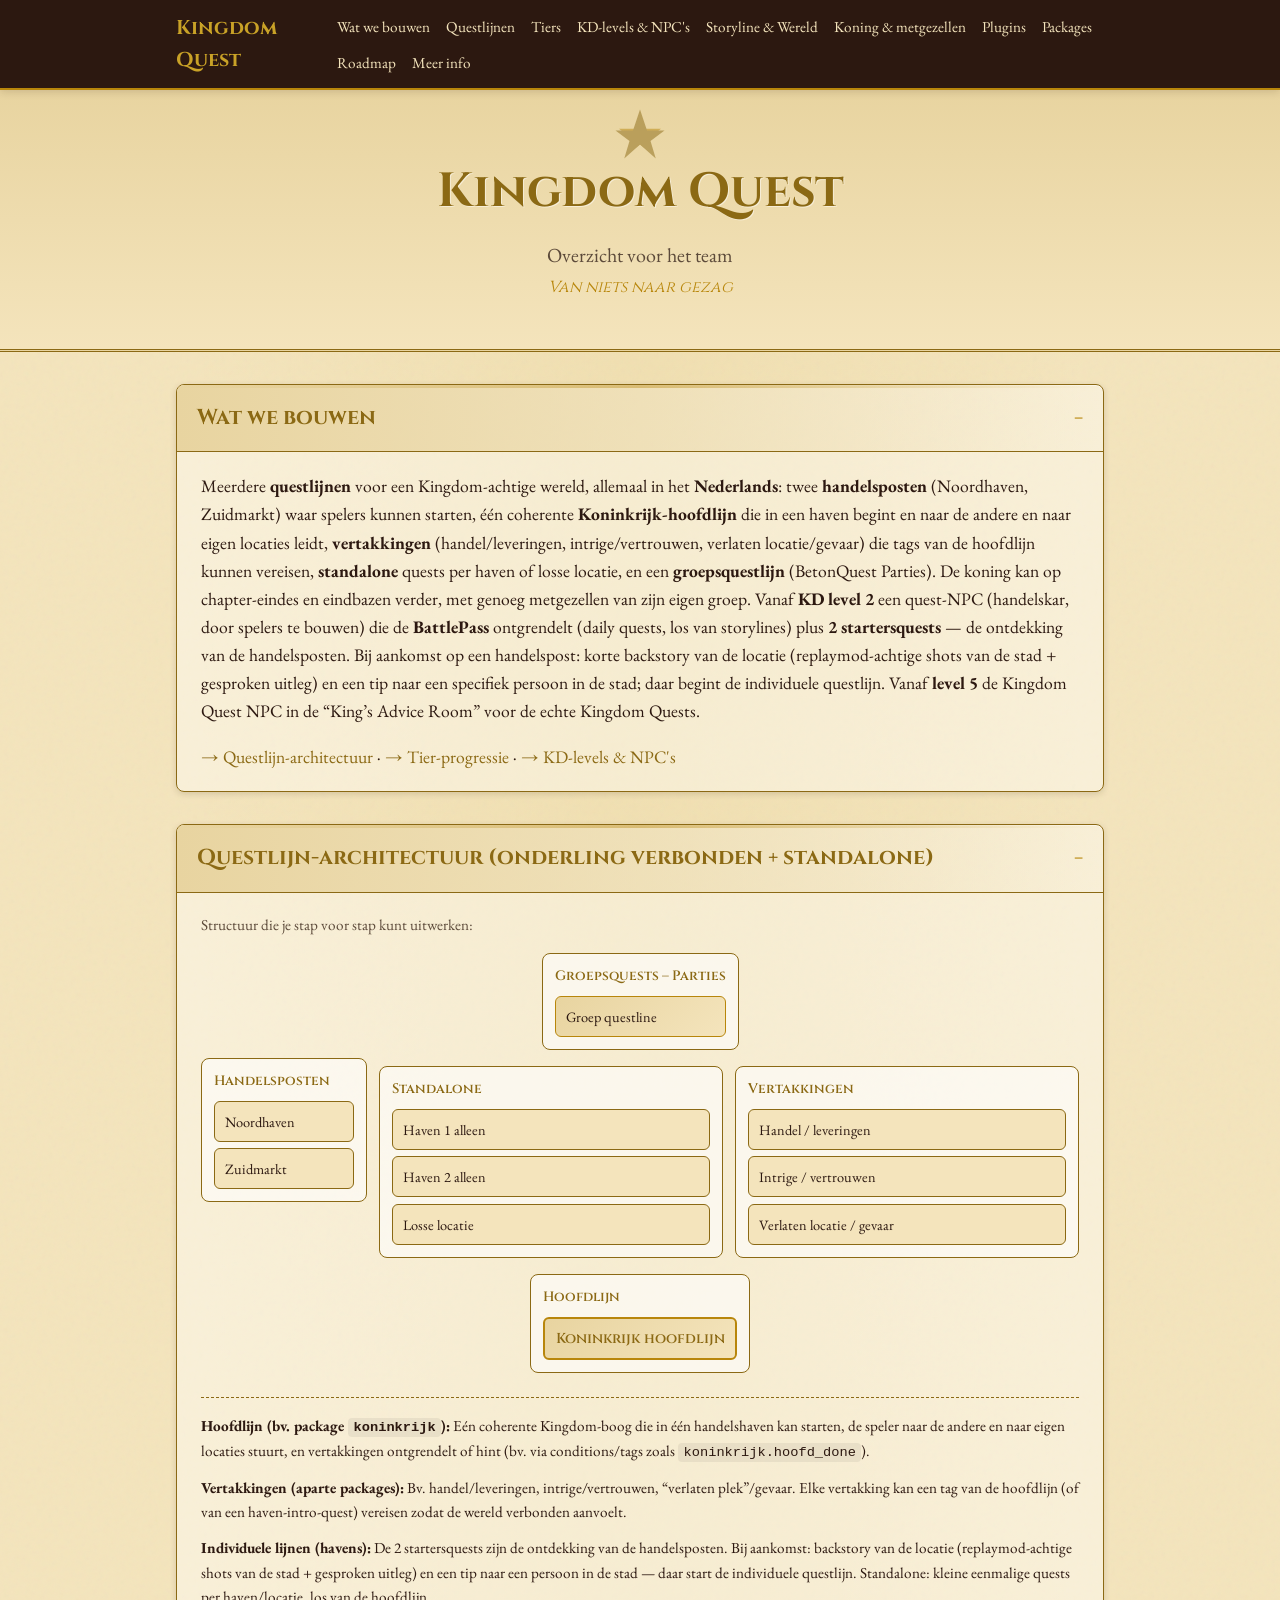
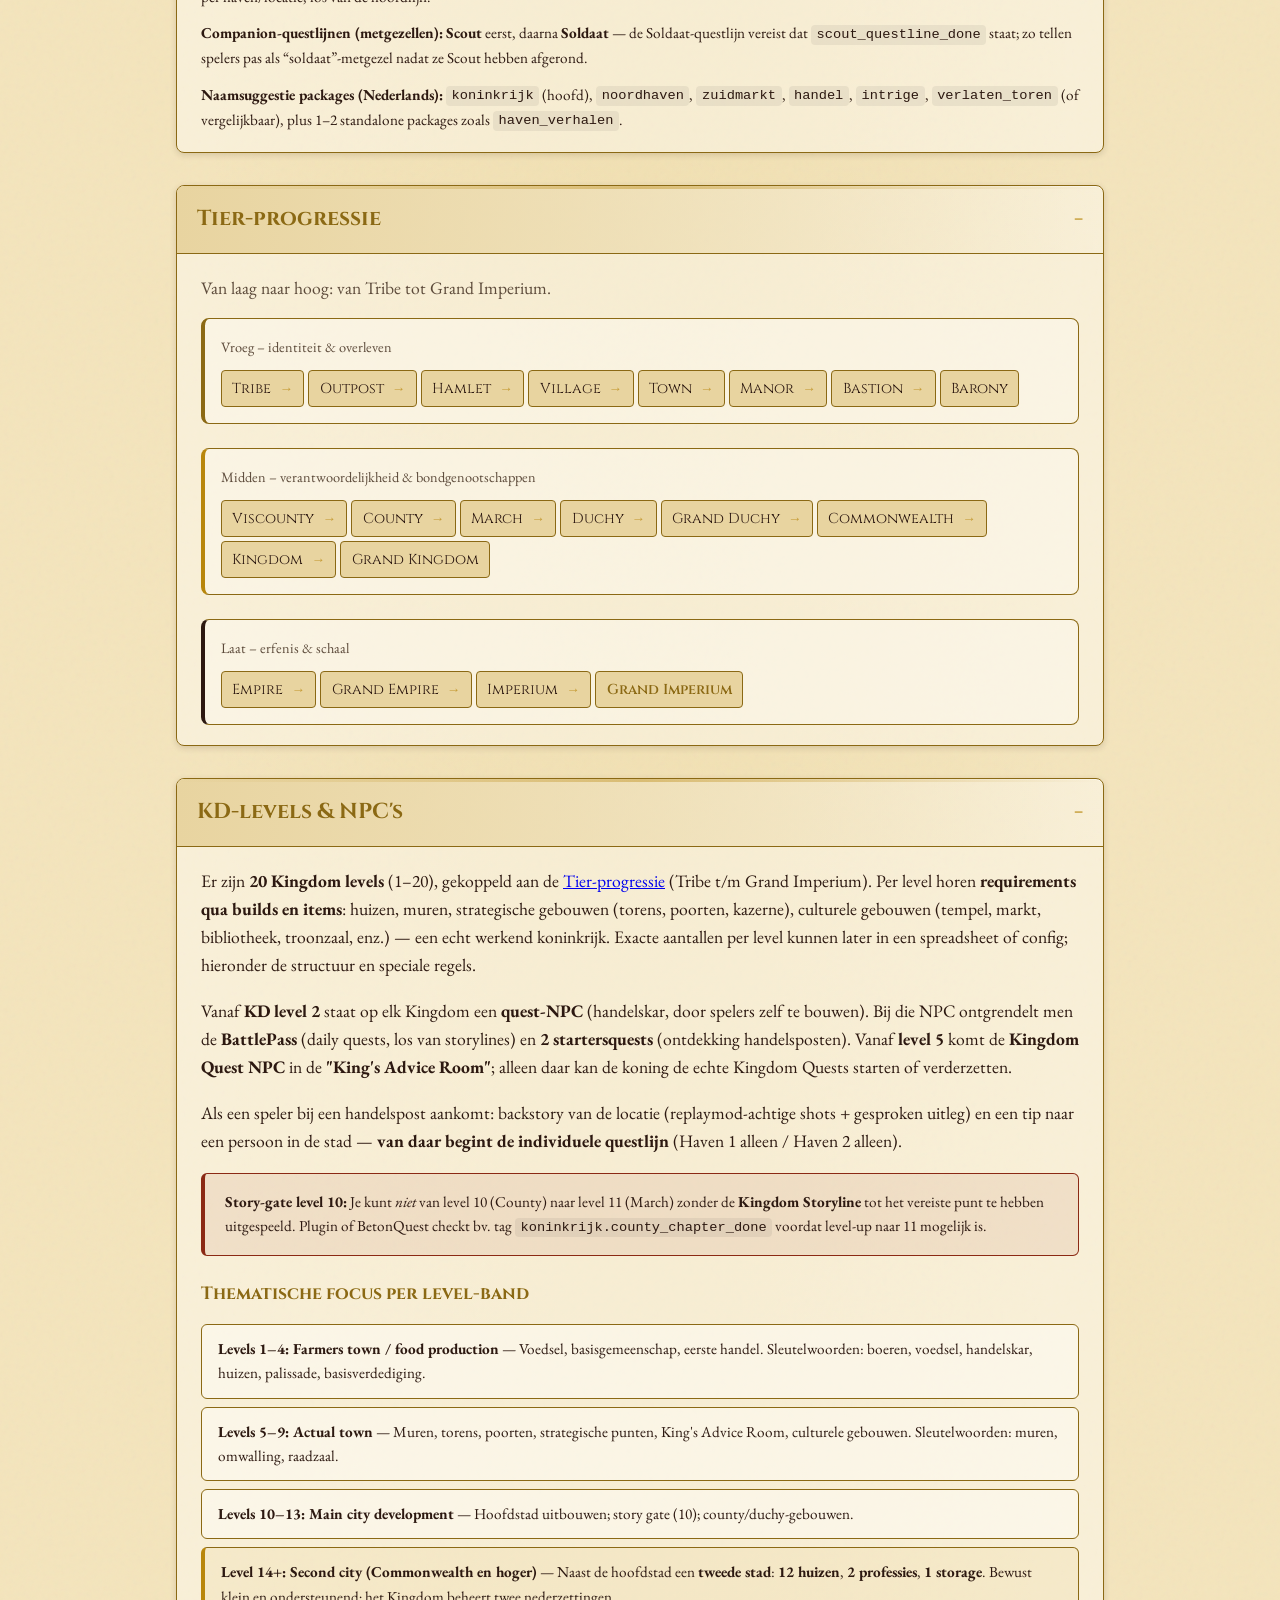
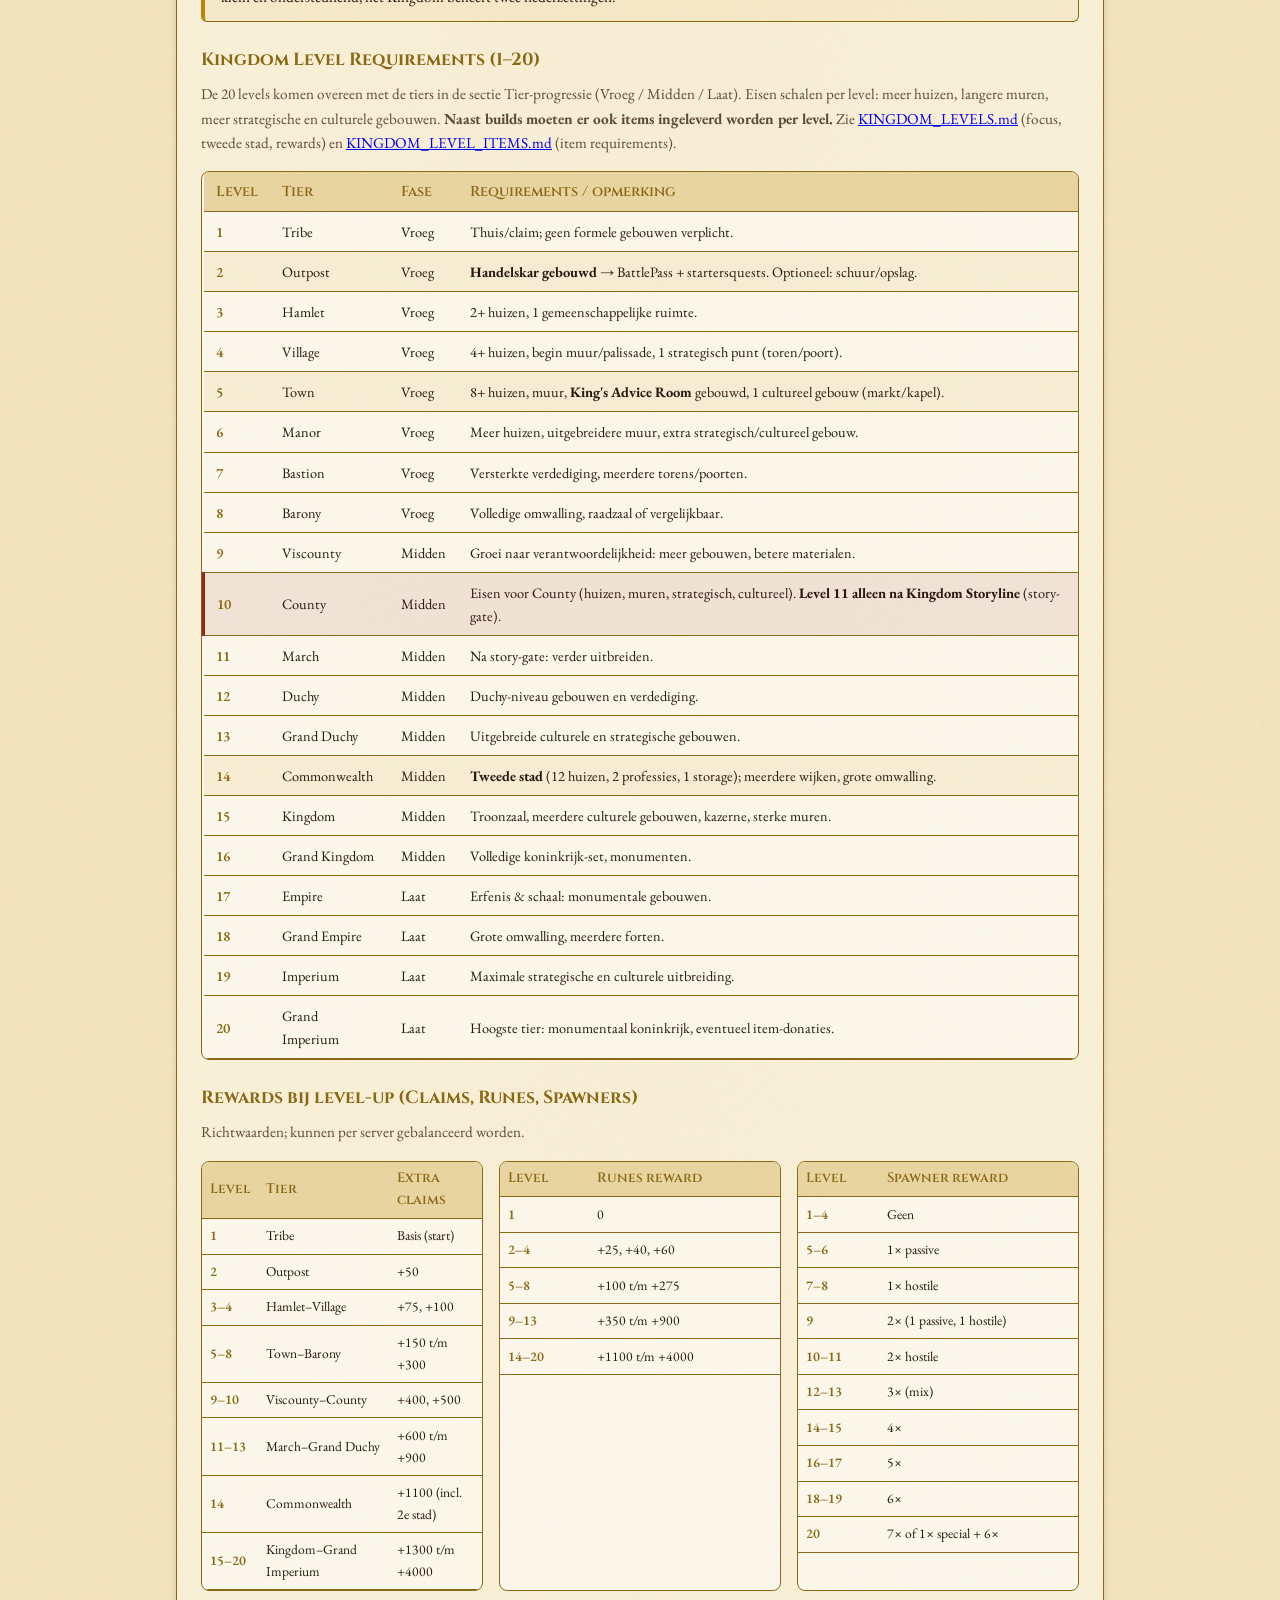
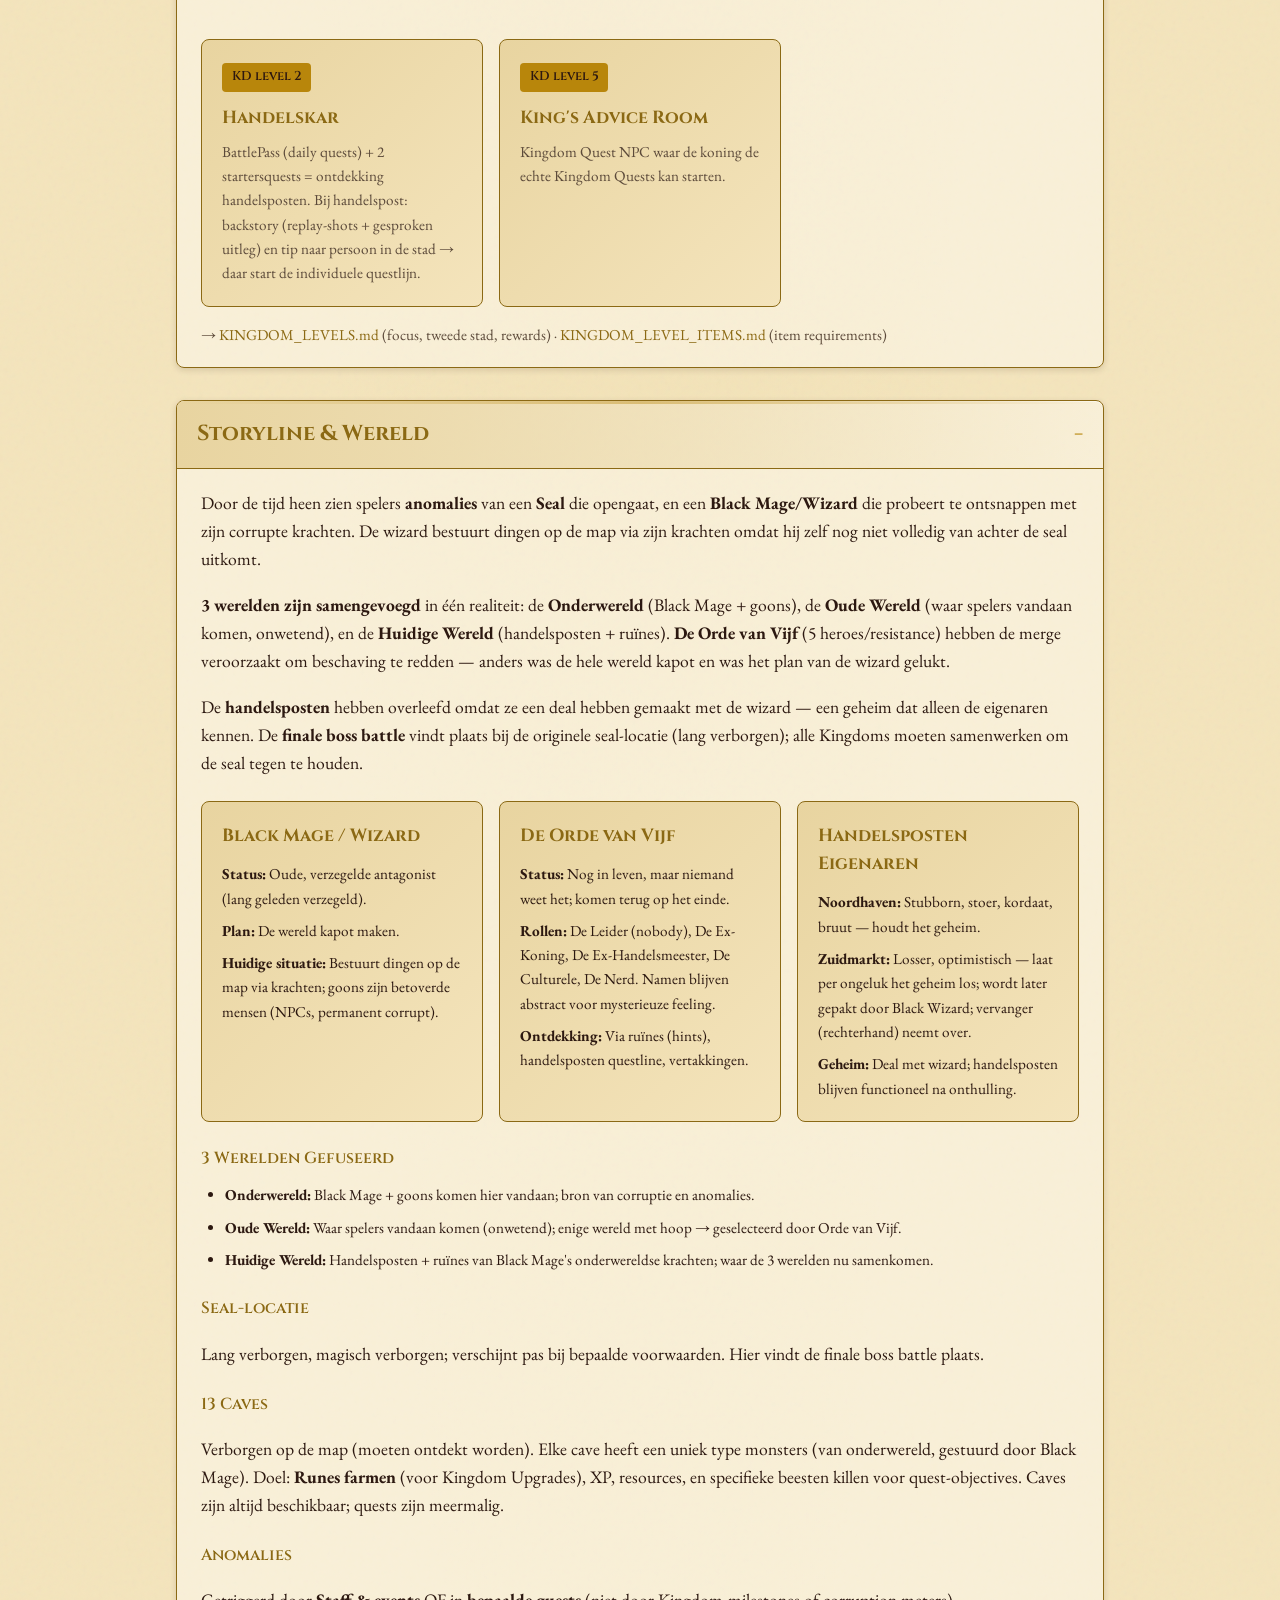
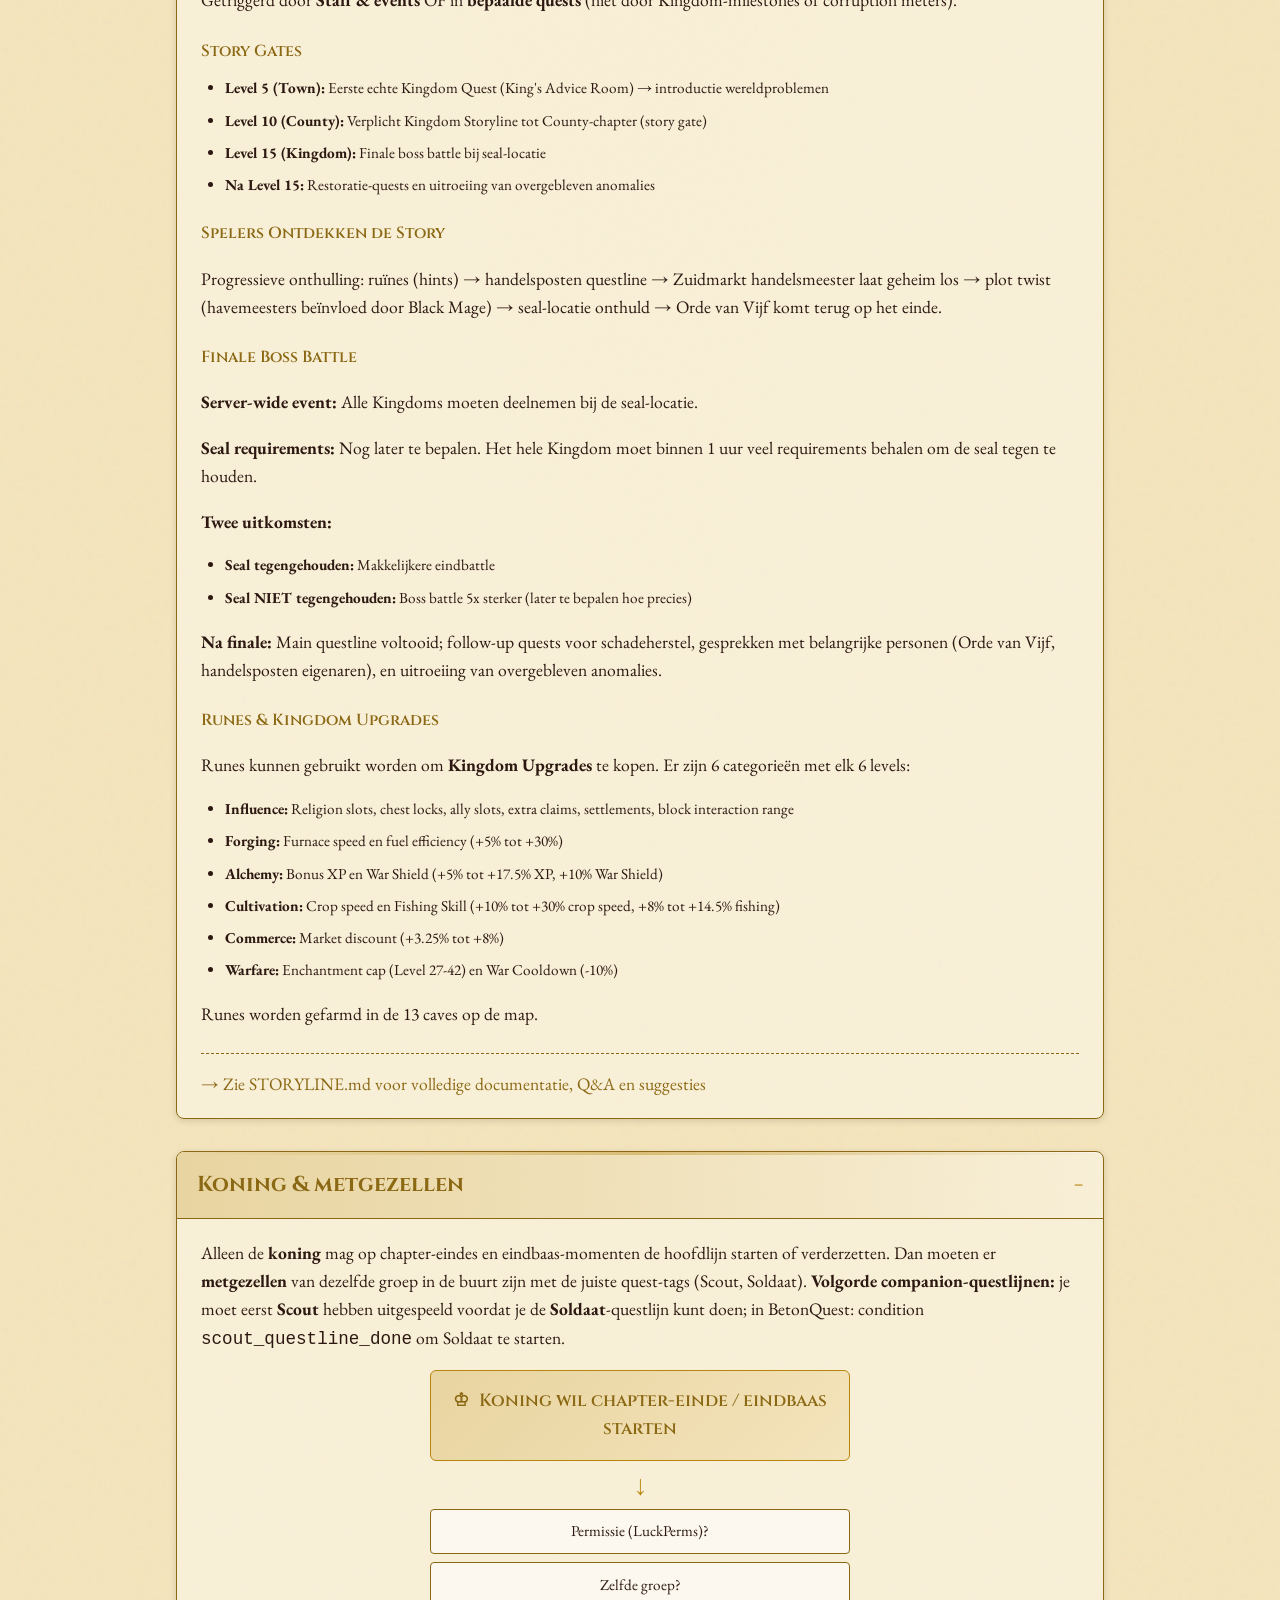
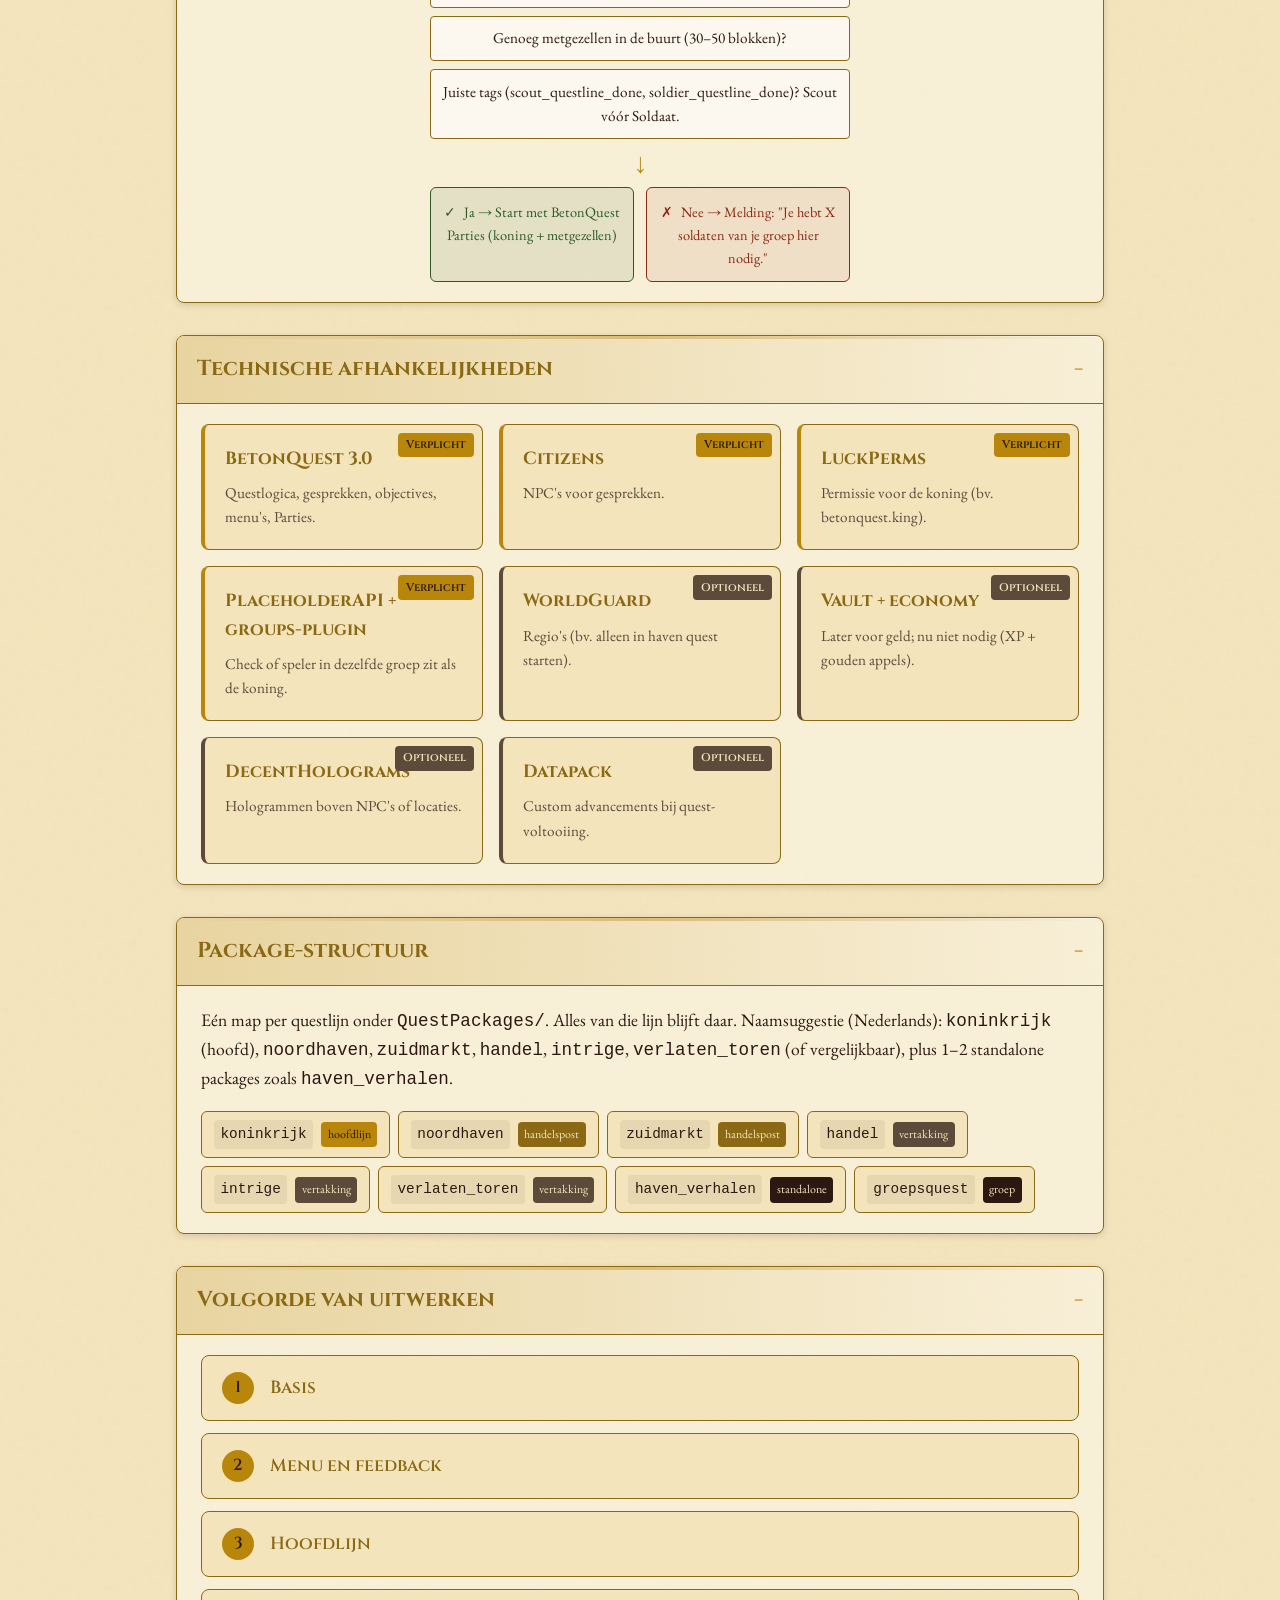
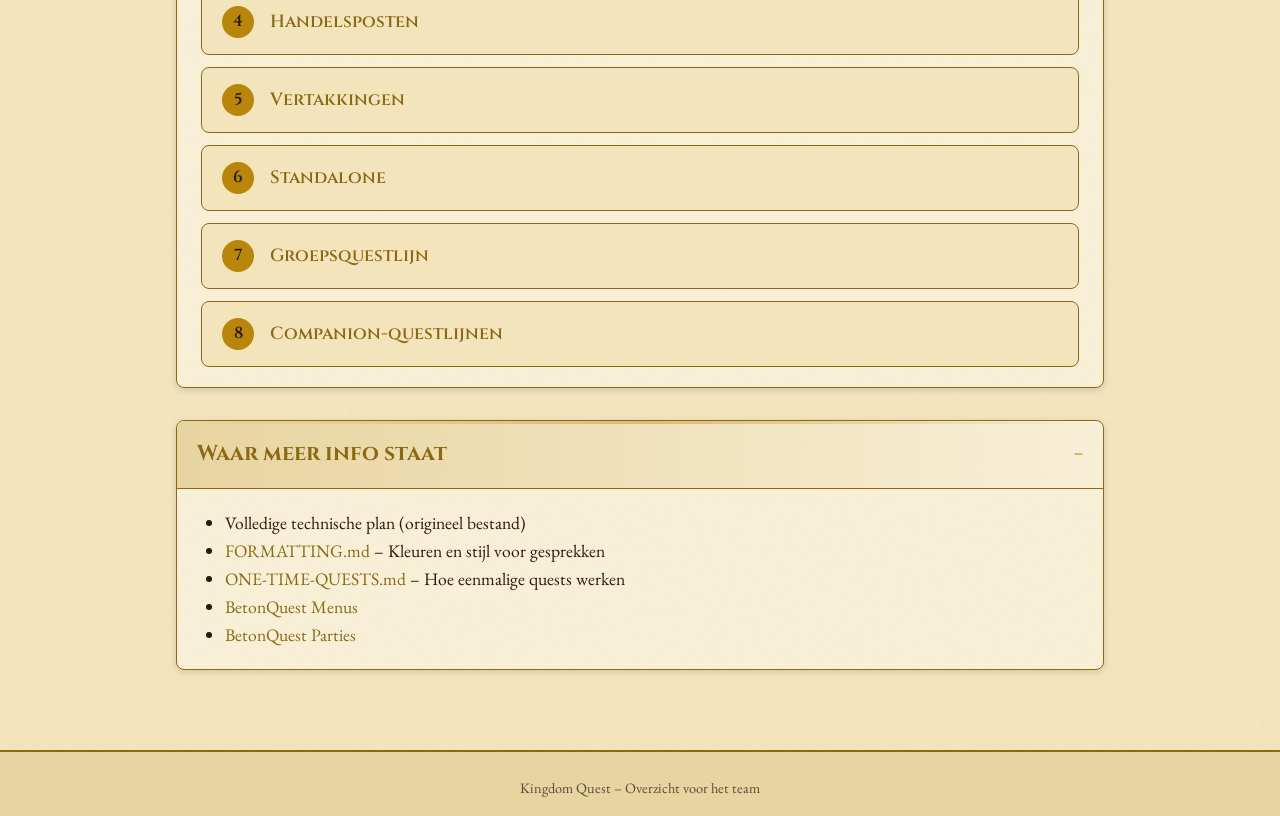
<file: quest-overview/index.html>
<!DOCTYPE html>
<html lang="nl">
<head>
  <meta charset="UTF-8">
  <meta name="viewport" content="width=device-width, initial-scale=1.0">
  <title>Kingdom Quest – Overzicht voor het team</title>
  <link rel="preconnect" href="https://fonts.googleapis.com">
  <link rel="preconnect" href="https://fonts.gstatic.com" crossorigin>
  <link href="https://fonts.googleapis.com/css2?family=Cinzel:wght@400;600;700&family=EB+Garamond:ital,wght@0,400;0,600;1,400&display=swap" rel="stylesheet">
  <link rel="stylesheet" href="styles.css">
</head>
<body>
  <nav class="nav" aria-label="Hoofdnavigatie">
    <div class="nav-inner">
      <a href="#hero" class="nav-logo">Kingdom Quest</a>
      <ul class="nav-links">
        <li><a href="#wat-we-bouwen">Wat we bouwen</a></li>
        <li><a href="#questlijnen">Questlijnen</a></li>
        <li><a href="#tiers">Tiers</a></li>
        <li><a href="#kd-levels">KD-levels & NPC's</a></li>
        <li><a href="#storyline">Storyline & Wereld</a></li>
        <li><a href="#koning">Koning & metgezellen</a></li>
        <li><a href="#plugins">Plugins</a></li>
        <li><a href="#packages">Packages</a></li>
        <li><a href="#roadmap">Roadmap</a></li>
        <li><a href="#meer-info">Meer info</a></li>
      </ul>
      <button class="nav-toggle" aria-label="Menu openen" type="button"></button>
    </div>
  </nav>

  <header id="hero" class="hero">
    <div class="hero-decoration hero-crown" aria-hidden="true"></div>
    <h1 class="hero-title">Kingdom Quest</h1>
    <p class="hero-subtitle">Overzicht voor het team</p>
    <p class="hero-tagline">Van niets naar gezag</p>
  </header>

  <main>
    <section id="wat-we-bouwen" class="section section-collapsible">
      <h2 class="section-title">Wat we bouwen</h2>
      <div class="section-content">
        <p>Meerdere <strong>questlijnen</strong> voor een Kingdom-achtige wereld, allemaal in het <strong>Nederlands</strong>: twee <strong>handelsposten</strong> (Noordhaven, Zuidmarkt) waar spelers kunnen starten, één coherente <strong>Koninkrijk-hoofdlijn</strong> die in een haven begint en naar de andere en naar eigen locaties leidt, <strong>vertakkingen</strong> (handel/leveringen, intrige/vertrouwen, verlaten locatie/gevaar) die tags van de hoofdlijn kunnen vereisen, <strong>standalone</strong> quests per haven of losse locatie, en een <strong>groepsquestlijn</strong> (BetonQuest Parties). De koning kan op chapter-eindes en eindbazen verder, met genoeg metgezellen van zijn eigen groep. Vanaf <strong>KD level 2</strong> een quest-NPC (handelskar, door spelers te bouwen) die de <strong>BattlePass</strong> ontgrendelt (daily quests, los van storylines) plus <strong>2 startersquests</strong> — de ontdekking van de handelsposten. Bij aankomst op een handelspost: korte backstory van de locatie (replaymod-achtige shots van de stad + gesproken uitleg) en een tip naar een specifiek persoon in de stad; daar begint de individuele questlijn. Vanaf <strong>level 5</strong> de Kingdom Quest NPC in de “King’s Advice Room” voor de echte Kingdom Quests.</p>
        <p class="section-links"><a href="#questlijnen">→ Questlijn-architectuur</a> · <a href="#tiers">→ Tier-progressie</a> · <a href="#kd-levels">→ KD-levels & NPC's</a></p>
      </div>
    </section>

    <section id="questlijnen" class="section section-collapsible">
      <h2 class="section-title">Questlijn-architectuur (onderling verbonden + standalone)</h2>
      <div class="section-content">
        <p class="layout-intro">Structuur die je stap voor stap kunt uitwerken:</p>
        <div class="layout-diagram">
          <div class="layout-group layout-handelsposten">
            <h3 class="layout-group-title">Handelsposten</h3>
            <div class="layout-nodes">
              <div class="layout-node" id="node-noordhaven" title="Noordhaven">Noordhaven</div>
              <div class="layout-node" id="node-zuidmarkt" title="Zuidmarkt">Zuidmarkt</div>
            </div>
          </div>
          <div class="layout-group layout-groep">
            <h3 class="layout-group-title">Groepsquests – Parties</h3>
            <div class="layout-nodes">
              <div class="layout-node layout-node-main" id="node-groep" title="Groep questline">Groep questline</div>
            </div>
          </div>
          <div class="layout-group layout-standalone">
            <h3 class="layout-group-title">Standalone</h3>
            <div class="layout-nodes">
              <div class="layout-node" id="node-haven1" title="Haven 1 alleen">Haven 1 alleen</div>
              <div class="layout-node" id="node-haven2" title="Haven 2 alleen">Haven 2 alleen</div>
              <div class="layout-node" id="node-los" title="Losse locatie">Losse locatie</div>
            </div>
          </div>
          <div class="layout-group layout-hoofdlijn">
            <h3 class="layout-group-title">Hoofdlijn</h3>
            <div class="layout-nodes">
              <div class="layout-node layout-node-kingdom" id="node-koninkrijk" title="Koninkrijk hoofdlijn">Koninkrijk hoofdlijn</div>
            </div>
          </div>
          <div class="layout-group layout-vertakkingen">
            <h3 class="layout-group-title">Vertakkingen</h3>
            <div class="layout-nodes">
              <div class="layout-node" id="node-handel" title="Handel / leveringen">Handel / leveringen</div>
              <div class="layout-node" id="node-intrige" title="Intrige / vertrouwen">Intrige / vertrouwen</div>
              <div class="layout-node" id="node-verlaten" title="Verlaten locatie / gevaar">Verlaten locatie / gevaar</div>
            </div>
          </div>
        </div>
        <div class="layout-descriptions">
          <p><strong>Hoofdlijn (bv. package <code>koninkrijk</code>):</strong> Eén coherente Kingdom-boog die in één handelshaven kan starten, de speler naar de andere en naar eigen locaties stuurt, en vertakkingen ontgrendelt of hint (bv. via conditions/tags zoals <code>koninkrijk.hoofd_done</code>).</p>
          <p><strong>Vertakkingen (aparte packages):</strong> Bv. handel/leveringen, intrige/vertrouwen, “verlaten plek”/gevaar. Elke vertakking kan een tag van de hoofdlijn (of van een haven-intro-quest) vereisen zodat de wereld verbonden aanvoelt.</p>
          <p><strong>Individuele lijnen (havens):</strong> De 2 startersquests zijn de ontdekking van de handelsposten. Bij aankomst: backstory van de locatie (replaymod-achtige shots van de stad + gesproken uitleg) en een tip naar een persoon in de stad — daar start de individuele questlijn. Standalone: kleine eenmalige quests per haven/locatie, los van de hoofdlijn.</p>
          <p><strong>Companion-questlijnen (metgezellen):</strong> <strong>Scout</strong> eerst, daarna <strong>Soldaat</strong> — de Soldaat-questlijn vereist dat <code>scout_questline_done</code> staat; zo tellen spelers pas als “soldaat”-metgezel nadat ze Scout hebben afgerond.</p>
          <p><strong>Naamsuggestie packages (Nederlands):</strong> <code>koninkrijk</code> (hoofd), <code>noordhaven</code>, <code>zuidmarkt</code>, <code>handel</code>, <code>intrige</code>, <code>verlaten_toren</code> (of vergelijkbaar), plus 1–2 standalone packages zoals <code>haven_verhalen</code>.</p>
        </div>
      </div>
    </section>

    <section id="tiers" class="section section-collapsible">
      <h2 class="section-title">Tier-progressie</h2>
      <div class="section-content">
        <p class="tiers-intro">Van laag naar hoog: van Tribe tot Grand Imperium.</p>
        <div class="tiers-path">
          <div class="tiers-zone" data-zone="vroeg">
            <span class="tiers-zone-label">Vroeg – identiteit & overleven</span>
            <div class="tiers-steps">
              <span class="tier-step">Tribe</span>
              <span class="tier-step">Outpost</span>
              <span class="tier-step">Hamlet</span>
              <span class="tier-step">Village</span>
              <span class="tier-step">Town</span>
              <span class="tier-step">Manor</span>
              <span class="tier-step">Bastion</span>
              <span class="tier-step">Barony</span>
            </div>
          </div>
          <div class="tiers-zone" data-zone="midden">
            <span class="tiers-zone-label">Midden – verantwoordelijkheid & bondgenootschappen</span>
            <div class="tiers-steps">
              <span class="tier-step">Viscounty</span>
              <span class="tier-step">County</span>
              <span class="tier-step">March</span>
              <span class="tier-step">Duchy</span>
              <span class="tier-step">Grand Duchy</span>
              <span class="tier-step">Commonwealth</span>
              <span class="tier-step">Kingdom</span>
              <span class="tier-step">Grand Kingdom</span>
            </div>
          </div>
          <div class="tiers-zone" data-zone="laat">
            <span class="tiers-zone-label">Laat – erfenis & schaal</span>
            <div class="tiers-steps">
              <span class="tier-step">Empire</span>
              <span class="tier-step">Grand Empire</span>
              <span class="tier-step">Imperium</span>
              <span class="tier-step tier-step-end">Grand Imperium</span>
            </div>
          </div>
        </div>
      </div>
    </section>

    <section id="kd-levels" class="section section-collapsible">
      <h2 class="section-title">KD-levels & NPC's</h2>
      <div class="section-content">
        <p>Er zijn <strong>20 Kingdom levels</strong> (1–20), gekoppeld aan de <a href="#tiers">Tier-progressie</a> (Tribe t/m Grand Imperium). Per level horen <strong>requirements qua builds en items</strong>: huizen, muren, strategische gebouwen (torens, poorten, kazerne), culturele gebouwen (tempel, markt, bibliotheek, troonzaal, enz.) — een echt werkend koninkrijk. Exacte aantallen per level kunnen later in een spreadsheet of config; hieronder de structuur en speciale regels.</p>
        <p>Vanaf <strong>KD level 2</strong> staat op elk Kingdom een <strong>quest-NPC</strong> (handelskar, door spelers zelf te bouwen). Bij die NPC ontgrendelt men de <strong>BattlePass</strong> (daily quests, los van storylines) en <strong>2 startersquests</strong> (ontdekking handelsposten). Vanaf <strong>level 5</strong> komt de <strong>Kingdom Quest NPC</strong> in de <strong>"King's Advice Room"</strong>; alleen daar kan de koning de echte Kingdom Quests starten of verderzetten.</p>
        <p>Als een speler bij een handelspost aankomt: backstory van de locatie (replaymod-achtige shots + gesproken uitleg) en een tip naar een persoon in de stad — <strong>van daar begint de individuele questlijn</strong> (Haven 1 alleen / Haven 2 alleen).</p>
        <div class="kd-story-gate" id="kingdom-level-requirements">
          <strong>Story-gate level 10:</strong> Je kunt <em>niet</em> van level 10 (County) naar level 11 (March) zonder de <strong>Kingdom Storyline</strong> tot het vereiste punt te hebben uitgespeeld. Plugin of BetonQuest checkt bv. tag <code>koninkrijk.county_chapter_done</code> voordat level-up naar 11 mogelijk is.
        </div>

        <h3 class="kd-table-title">Thematische focus per level-band</h3>
        <div class="kd-focus-bands">
          <div class="kd-focus-band">
            <strong>Levels 1–4: Farmers town / food production</strong> — Voedsel, basisgemeenschap, eerste handel. Sleutelwoorden: boeren, voedsel, handelskar, huizen, palissade, basisverdediging.
          </div>
          <div class="kd-focus-band">
            <strong>Levels 5–9: Actual town</strong> — Muren, torens, poorten, strategische punten, King's Advice Room, culturele gebouwen. Sleutelwoorden: muren, omwalling, raadzaal.
          </div>
          <div class="kd-focus-band">
            <strong>Levels 10–13: Main city development</strong> — Hoofdstad uitbouwen; story gate (10); county/duchy-gebouwen.
          </div>
          <div class="kd-focus-band kd-focus-second-city">
            <strong>Level 14+: Second city (Commonwealth en hoger)</strong> — Naast de hoofdstad een <strong>tweede stad</strong>: <strong>12 huizen</strong>, <strong>2 professies</strong>, <strong>1 storage</strong>. Bewust klein en ondersteunend; het Kingdom beheert twee nederzettingen.
          </div>
        </div>

        <h3 class="kd-table-title">Kingdom Level Requirements (1–20)</h3>
        <p class="kd-table-intro">De 20 levels komen overeen met de tiers in de sectie Tier-progressie (Vroeg / Midden / Laat). Eisen schalen per level: meer huizen, langere muren, meer strategische en culturele gebouwen. <strong>Naast builds moeten er ook items ingeleverd worden per level.</strong> Zie <a href="../KINGDOM_LEVELS.md" target="_blank">KINGDOM_LEVELS.md</a> (focus, tweede stad, rewards) en <a href="../KINGDOM_LEVEL_ITEMS.md" target="_blank">KINGDOM_LEVEL_ITEMS.md</a> (item requirements).</p>
        <div class="kd-table-wrap">
          <table class="kd-levels-table">
            <thead>
              <tr>
                <th>Level</th>
                <th>Tier</th>
                <th>Fase</th>
                <th>Requirements / opmerking</th>
              </tr>
            </thead>
            <tbody>
              <tr><td>1</td><td>Tribe</td><td>Vroeg</td><td>Thuis/claim; geen formele gebouwen verplicht.</td></tr>
              <tr class="kd-row-special"><td>2</td><td>Outpost</td><td>Vroeg</td><td><strong>Handelskar gebouwd</strong> → BattlePass + startersquests. Optioneel: schuur/opslag.</td></tr>
              <tr><td>3</td><td>Hamlet</td><td>Vroeg</td><td>2+ huizen, 1 gemeenschappelijke ruimte.</td></tr>
              <tr><td>4</td><td>Village</td><td>Vroeg</td><td>4+ huizen, begin muur/palissade, 1 strategisch punt (toren/poort).</td></tr>
              <tr class="kd-row-special"><td>5</td><td>Town</td><td>Vroeg</td><td>8+ huizen, muur, <strong>King's Advice Room</strong> gebouwd, 1 cultureel gebouw (markt/kapel).</td></tr>
              <tr><td>6</td><td>Manor</td><td>Vroeg</td><td>Meer huizen, uitgebreidere muur, extra strategisch/cultureel gebouw.</td></tr>
              <tr><td>7</td><td>Bastion</td><td>Vroeg</td><td>Versterkte verdediging, meerdere torens/poorten.</td></tr>
              <tr><td>8</td><td>Barony</td><td>Vroeg</td><td>Volledige omwalling, raadzaal of vergelijkbaar.</td></tr>
              <tr><td>9</td><td>Viscounty</td><td>Midden</td><td>Groei naar verantwoordelijkheid: meer gebouwen, betere materialen.</td></tr>
              <tr class="kd-row-story-gate"><td>10</td><td>County</td><td>Midden</td><td>Eisen voor County (huizen, muren, strategisch, cultureel). <strong>Level 11 alleen na Kingdom Storyline</strong> (story-gate).</td></tr>
              <tr><td>11</td><td>March</td><td>Midden</td><td>Na story-gate: verder uitbreiden.</td></tr>
              <tr><td>12</td><td>Duchy</td><td>Midden</td><td>Duchy-niveau gebouwen en verdediging.</td></tr>
              <tr><td>13</td><td>Grand Duchy</td><td>Midden</td><td>Uitgebreide culturele en strategische gebouwen.</td></tr>
              <tr class="kd-row-special"><td>14</td><td>Commonwealth</td><td>Midden</td><td><strong>Tweede stad</strong> (12 huizen, 2 professies, 1 storage); meerdere wijken, grote omwalling.</td></tr>
              <tr><td>15</td><td>Kingdom</td><td>Midden</td><td>Troonzaal, meerdere culturele gebouwen, kazerne, sterke muren.</td></tr>
              <tr><td>16</td><td>Grand Kingdom</td><td>Midden</td><td>Volledige koninkrijk-set, monumenten.</td></tr>
              <tr><td>17</td><td>Empire</td><td>Laat</td><td>Erfenis & schaal: monumentale gebouwen.</td></tr>
              <tr><td>18</td><td>Grand Empire</td><td>Laat</td><td>Grote omwalling, meerdere forten.</td></tr>
              <tr><td>19</td><td>Imperium</td><td>Laat</td><td>Maximale strategische en culturele uitbreiding.</td></tr>
              <tr><td>20</td><td>Grand Imperium</td><td>Laat</td><td>Hoogste tier: monumentaal koninkrijk, eventueel item-donaties.</td></tr>
            </tbody>
          </table>
        </div>

        <h3 class="kd-table-title">Rewards bij level-up (Claims, Runes, Spawners)</h3>
        <p class="kd-table-intro">Richtwaarden; kunnen per server gebalanceerd worden.</p>
        <div class="kd-rewards-grid">
          <div class="kd-table-wrap">
            <table class="kd-levels-table kd-rewards-table">
              <thead><tr><th>Level</th><th>Tier</th><th>Extra claims</th></tr></thead>
              <tbody>
                <tr><td>1</td><td>Tribe</td><td>Basis (start)</td></tr>
                <tr><td>2</td><td>Outpost</td><td>+50</td></tr>
                <tr><td>3–4</td><td>Hamlet–Village</td><td>+75, +100</td></tr>
                <tr><td>5–8</td><td>Town–Barony</td><td>+150 t/m +300</td></tr>
                <tr><td>9–10</td><td>Viscounty–County</td><td>+400, +500</td></tr>
                <tr><td>11–13</td><td>March–Grand Duchy</td><td>+600 t/m +900</td></tr>
                <tr><td>14</td><td>Commonwealth</td><td>+1100 (incl. 2e stad)</td></tr>
                <tr><td>15–20</td><td>Kingdom–Grand Imperium</td><td>+1300 t/m +4000</td></tr>
              </tbody>
            </table>
          </div>
          <div class="kd-table-wrap">
            <table class="kd-levels-table kd-rewards-table">
              <thead><tr><th>Level</th><th>Runes reward</th></tr></thead>
              <tbody>
                <tr><td>1</td><td>0</td></tr>
                <tr><td>2–4</td><td>+25, +40, +60</td></tr>
                <tr><td>5–8</td><td>+100 t/m +275</td></tr>
                <tr><td>9–13</td><td>+350 t/m +900</td></tr>
                <tr><td>14–20</td><td>+1100 t/m +4000</td></tr>
              </tbody>
            </table>
          </div>
          <div class="kd-table-wrap">
            <table class="kd-levels-table kd-rewards-table">
              <thead><tr><th>Level</th><th>Spawner reward</th></tr></thead>
              <tbody>
                <tr><td>1–4</td><td>Geen</td></tr>
                <tr><td>5–6</td><td>1× passive</td></tr>
                <tr><td>7–8</td><td>1× hostile</td></tr>
                <tr><td>9</td><td>2× (1 passive, 1 hostile)</td></tr>
                <tr><td>10–11</td><td>2× hostile</td></tr>
                <tr><td>12–13</td><td>3× (mix)</td></tr>
                <tr><td>14–15</td><td>4×</td></tr>
                <tr><td>16–17</td><td>5×</td></tr>
                <tr><td>18–19</td><td>6×</td></tr>
                <tr><td>20</td><td>7× of 1× special + 6×</td></tr>
              </tbody>
            </table>
          </div>
        </div>

        <div class="kd-levels-cards">
          <div class="kd-level-card">
            <span class="kd-level-badge">KD level 2</span>
            <h3>Handelskar</h3>
            <p>BattlePass (daily quests) + 2 startersquests = ontdekking handelsposten. Bij handelspost: backstory (replay-shots + gesproken uitleg) en tip naar persoon in de stad → daar start de individuele questlijn.</p>
          </div>
          <div class="kd-level-card">
            <span class="kd-level-badge">KD level 5</span>
            <h3>King's Advice Room</h3>
            <p>Kingdom Quest NPC waar de koning de echte Kingdom Quests kan starten.</p>
          </div>
        </div>
        <p class="kd-docs-link">→ <a href="../KINGDOM_LEVELS.md" target="_blank">KINGDOM_LEVELS.md</a> (focus, tweede stad, rewards) · <a href="../KINGDOM_LEVEL_ITEMS.md" target="_blank">KINGDOM_LEVEL_ITEMS.md</a> (item requirements)</p>
      </div>
    </section>

    <section id="storyline" class="section section-collapsible">
      <h2 class="section-title">Storyline & Wereld</h2>
      <div class="section-content">
        <p>Door de tijd heen zien spelers <strong>anomalies</strong> van een <strong>Seal</strong> die opengaat, en een <strong>Black Mage/Wizard</strong> die probeert te ontsnappen met zijn corrupte krachten. De wizard bestuurt dingen op de map via zijn krachten omdat hij zelf nog niet volledig van achter de seal uitkomt.</p>

        <p><strong>3 werelden zijn samengevoegd</strong> in één realiteit: de <strong>Onderwereld</strong> (Black Mage + goons), de <strong>Oude Wereld</strong> (waar spelers vandaan komen, onwetend), en de <strong>Huidige Wereld</strong> (handelsposten + ruïnes). <strong>De Orde van Vijf</strong> (5 heroes/resistance) hebben de merge veroorzaakt om beschaving te redden — anders was de hele wereld kapot en was het plan van de wizard gelukt.</p>

        <p>De <strong>handelsposten</strong> hebben overleefd omdat ze een deal hebben gemaakt met de wizard — een geheim dat alleen de eigenaren kennen. De <strong>finale boss battle</strong> vindt plaats bij de originele seal-locatie (lang verborgen); alle Kingdoms moeten samenwerken om de seal tegen te houden.</p>

        <div class="storyline-cards">
          <div class="storyline-card">
            <h3>Black Mage / Wizard</h3>
            <p><strong>Status:</strong> Oude, verzegelde antagonist (lang geleden verzegeld).</p>
            <p><strong>Plan:</strong> De wereld kapot maken.</p>
            <p><strong>Huidige situatie:</strong> Bestuurt dingen op de map via krachten; goons zijn betoverde mensen (NPCs, permanent corrupt).</p>
          </div>

          <div class="storyline-card">
            <h3>De Orde van Vijf</h3>
            <p><strong>Status:</strong> Nog in leven, maar niemand weet het; komen terug op het einde.</p>
            <p><strong>Rollen:</strong> De Leider (nobody), De Ex-Koning, De Ex-Handelsmeester, De Culturele, De Nerd. Namen blijven abstract voor mysterieuze feeling.</p>
            <p><strong>Ontdekking:</strong> Via ruïnes (hints), handelsposten questline, vertakkingen.</p>
          </div>

          <div class="storyline-card">
            <h3>Handelsposten Eigenaren</h3>
            <p><strong>Noordhaven:</strong> Stubborn, stoer, kordaat, bruut — houdt het geheim.</p>
            <p><strong>Zuidmarkt:</strong> Losser, optimistisch — laat per ongeluk het geheim los; wordt later gepakt door Black Wizard; vervanger (rechterhand) neemt over.</p>
            <p><strong>Geheim:</strong> Deal met wizard; handelsposten blijven functioneel na onthulling.</p>
          </div>
        </div>

        <h3 class="storyline-subtitle">3 Werelden Gefuseerd</h3>
        <ul class="storyline-list">
          <li><strong>Onderwereld:</strong> Black Mage + goons komen hier vandaan; bron van corruptie en anomalies.</li>
          <li><strong>Oude Wereld:</strong> Waar spelers vandaan komen (onwetend); enige wereld met hoop → geselecteerd door Orde van Vijf.</li>
          <li><strong>Huidige Wereld:</strong> Handelsposten + ruïnes van Black Mage's onderwereldse krachten; waar de 3 werelden nu samenkomen.</li>
        </ul>

        <h3 class="storyline-subtitle">Seal-locatie</h3>
        <p>Lang verborgen, magisch verborgen; verschijnt pas bij bepaalde voorwaarden. Hier vindt de finale boss battle plaats.</p>

        <h3 class="storyline-subtitle">13 Caves</h3>
        <p>Verborgen op de map (moeten ontdekt worden). Elke cave heeft een uniek type monsters (van onderwereld, gestuurd door Black Mage). Doel: <strong>Runes farmen</strong> (voor Kingdom Upgrades), XP, resources, en specifieke beesten killen voor quest-objectives. Caves zijn altijd beschikbaar; quests zijn meermalig.</p>

        <h3 class="storyline-subtitle">Anomalies</h3>
        <p>Getriggerd door <strong>Staff & events</strong> OF in <strong>bepaalde quests</strong> (niet door Kingdom-milestones of corruption meters).</p>

        <h3 class="storyline-subtitle">Story Gates</h3>
        <ul class="storyline-list">
          <li><strong>Level 5 (Town):</strong> Eerste echte Kingdom Quest (King's Advice Room) → introductie wereldproblemen</li>
          <li><strong>Level 10 (County):</strong> Verplicht Kingdom Storyline tot County-chapter (story gate)</li>
          <li><strong>Level 15 (Kingdom):</strong> Finale boss battle bij seal-locatie</li>
          <li><strong>Na Level 15:</strong> Restoratie-quests en uitroeiing van overgebleven anomalies</li>
        </ul>

        <h3 class="storyline-subtitle">Spelers Ontdekken de Story</h3>
        <p>Progressieve onthulling: ruïnes (hints) → handelsposten questline → Zuidmarkt handelsmeester laat geheim los → plot twist (havemeesters beïnvloed door Black Mage) → seal-locatie onthuld → Orde van Vijf komt terug op het einde.</p>

        <h3 class="storyline-subtitle">Finale Boss Battle</h3>
        <p><strong>Server-wide event:</strong> Alle Kingdoms moeten deelnemen bij de seal-locatie.</p>
        <p><strong>Seal requirements:</strong> Nog later te bepalen. Het hele Kingdom moet binnen 1 uur veel requirements behalen om de seal tegen te houden.</p>
        <p><strong>Twee uitkomsten:</strong></p>
        <ul class="storyline-list">
          <li><strong>Seal tegengehouden:</strong> Makkelijkere eindbattle</li>
          <li><strong>Seal NIET tegengehouden:</strong> Boss battle 5x sterker (later te bepalen hoe precies)</li>
        </ul>
        <p><strong>Na finale:</strong> Main questline voltooid; follow-up quests voor schadeherstel, gesprekken met belangrijke personen (Orde van Vijf, handelsposten eigenaren), en uitroeiing van overgebleven anomalies.</p>

        <h3 class="storyline-subtitle">Runes & Kingdom Upgrades</h3>
        <p>Runes kunnen gebruikt worden om <strong>Kingdom Upgrades</strong> te kopen. Er zijn 6 categorieën met elk 6 levels:</p>
        <ul class="storyline-list">
          <li><strong>Influence:</strong> Religion slots, chest locks, ally slots, extra claims, settlements, block interaction range</li>
          <li><strong>Forging:</strong> Furnace speed en fuel efficiency (+5% tot +30%)</li>
          <li><strong>Alchemy:</strong> Bonus XP en War Shield (+5% tot +17.5% XP, +10% War Shield)</li>
          <li><strong>Cultivation:</strong> Crop speed en Fishing Skill (+10% tot +30% crop speed, +8% tot +14.5% fishing)</li>
          <li><strong>Commerce:</strong> Market discount (+3.25% tot +8%)</li>
          <li><strong>Warfare:</strong> Enchantment cap (Level 27-42) en War Cooldown (-10%)</li>
        </ul>
        <p>Runes worden gefarmd in de 13 caves op de map.</p>

        <p class="storyline-link"><a href="../STORYLINE.md" target="_blank">→ Zie STORYLINE.md voor volledige documentatie, Q&A en suggesties</a></p>
      </div>
    </section>

    <section id="koning" class="section section-collapsible">
      <h2 class="section-title">Koning & metgezellen</h2>
      <div class="section-content">
        <p>Alleen de <strong>koning</strong> mag op chapter-eindes en eindbaas-momenten de hoofdlijn starten of verderzetten. Dan moeten er <strong>metgezellen</strong> van dezelfde groep in de buurt zijn met de juiste quest-tags (Scout, Soldaat). <strong>Volgorde companion-questlijnen:</strong> je moet eerst <strong>Scout</strong> hebben uitgespeeld voordat je de <strong>Soldaat</strong>-questlijn kunt doen; in BetonQuest: condition <code>scout_questline_done</code> om Soldaat te starten.</p>
        <div class="king-flow">
          <div class="flow-step flow-start">
            <span class="flow-icon">♔</span>
            Koning wil chapter-einde / eindbaas starten
          </div>
          <div class="flow-arrow">↓</div>
          <div class="flow-checks">
            <div class="flow-check">Permissie (LuckPerms)?</div>
            <div class="flow-check">Zelfde groep?</div>
            <div class="flow-check">Genoeg metgezellen in de buurt (30–50 blokken)?</div>
            <div class="flow-check">Juiste tags (scout_questline_done, soldier_questline_done)? Scout vóór Soldaat.</div>
          </div>
          <div class="flow-arrow">↓</div>
          <div class="flow-outcomes">
            <div class="flow-outcome flow-yes">
              <span class="flow-icon">✓</span> Ja → Start met BetonQuest Parties (koning + metgezellen)
            </div>
            <div class="flow-outcome flow-no">
              <span class="flow-icon">✗</span> Nee → Melding: "Je hebt X soldaten van je groep hier nodig."
            </div>
          </div>
        </div>
      </div>
    </section>

    <section id="plugins" class="section section-collapsible">
      <h2 class="section-title">Technische afhankelijkheden</h2>
      <div class="section-content">
        <div class="plugins-grid">
          <div class="plugin-card plugin-required">
            <span class="plugin-badge">Verplicht</span>
            <h3>BetonQuest 3.0</h3>
            <p>Questlogica, gesprekken, objectives, menu's, Parties.</p>
          </div>
          <div class="plugin-card plugin-required">
            <span class="plugin-badge">Verplicht</span>
            <h3>Citizens</h3>
            <p>NPC's voor gesprekken.</p>
          </div>
          <div class="plugin-card plugin-required">
            <span class="plugin-badge">Verplicht</span>
            <h3>LuckPerms</h3>
            <p>Permissie voor de koning (bv. betonquest.king).</p>
          </div>
          <div class="plugin-card plugin-required">
            <span class="plugin-badge">Verplicht</span>
            <h3>PlaceholderAPI + groups-plugin</h3>
            <p>Check of speler in dezelfde groep zit als de koning.</p>
          </div>
          <div class="plugin-card plugin-optional">
            <span class="plugin-badge plugin-badge-optional">Optioneel</span>
            <h3>WorldGuard</h3>
            <p>Regio's (bv. alleen in haven quest starten).</p>
          </div>
          <div class="plugin-card plugin-optional">
            <span class="plugin-badge plugin-badge-optional">Optioneel</span>
            <h3>Vault + economy</h3>
            <p>Later voor geld; nu niet nodig (XP + gouden appels).</p>
          </div>
          <div class="plugin-card plugin-optional">
            <span class="plugin-badge plugin-badge-optional">Optioneel</span>
            <h3>DecentHolograms</h3>
            <p>Hologrammen boven NPC's of locaties.</p>
          </div>
          <div class="plugin-card plugin-optional">
            <span class="plugin-badge plugin-badge-optional">Optioneel</span>
            <h3>Datapack</h3>
            <p>Custom advancements bij quest-voltooiing.</p>
          </div>
        </div>
      </div>
    </section>

    <section id="packages" class="section section-collapsible">
      <h2 class="section-title">Package-structuur</h2>
      <div class="section-content">
        <p>Eén map per questlijn onder <code>QuestPackages/</code>. Alles van die lijn blijft daar. Naamsuggestie (Nederlands): <code>koninkrijk</code> (hoofd), <code>noordhaven</code>, <code>zuidmarkt</code>, <code>handel</code>, <code>intrige</code>, <code>verlaten_toren</code> (of vergelijkbaar), plus 1–2 standalone packages zoals <code>haven_verhalen</code>.</p>
        <div class="packages-tree">
          <div class="package-item package-hoofdlijn"><code>koninkrijk</code> <span class="package-type">hoofdlijn</span></div>
          <div class="package-item package-haven"><code>noordhaven</code> <span class="package-type">handelspost</span></div>
          <div class="package-item package-haven"><code>zuidmarkt</code> <span class="package-type">handelspost</span></div>
          <div class="package-item package-vertakking"><code>handel</code> <span class="package-type">vertakking</span></div>
          <div class="package-item package-vertakking"><code>intrige</code> <span class="package-type">vertakking</span></div>
          <div class="package-item package-vertakking"><code>verlaten_toren</code> <span class="package-type">vertakking</span></div>
          <div class="package-item package-standalone"><code>haven_verhalen</code> <span class="package-type">standalone</span></div>
          <div class="package-item package-groep"><code>groepsquest</code> <span class="package-type">groep</span></div>
        </div>
      </div>
    </section>

    <section id="roadmap" class="section section-collapsible">
      <h2 class="section-title">Volgorde van uitwerken</h2>
      <div class="section-content">
        <ol class="roadmap-list">
          <li class="roadmap-step" data-desc="Taal nl-NL; containment-doc (welk package waarvoor).">
            <span class="roadmap-num">1</span> Basis
          </li>
          <li class="roadmap-step" data-desc="Progress-menu (alleen actieve quests); voltooiing: XP, gouden appels, actionbar/chat/geluid, vuurwerk, advancements.">
            <span class="roadmap-num">2</span> Menu en feedback
          </li>
          <li class="roadmap-step" data-desc="Package koninkrijk, eerste gesprekken NL, eenmalig patroon, tier-tags.">
            <span class="roadmap-num">3</span> Hoofdlijn
          </li>
          <li class="roadmap-step" data-desc="Twee packages (noordhaven, zuidmarkt), korte intro-quests.">
            <span class="roadmap-num">4</span> Handelsposten
          </li>
          <li class="roadmap-step" data-desc="Een voor een: handel, intrige, verlaten_toren (of vergelijkbaar).">
            <span class="roadmap-num">5</span> Vertakkingen
          </li>
          <li class="roadmap-step" data-desc="1–2 losse packages, bv. haven_verhalen; eenmalige quests per haven of locatie.">
            <span class="roadmap-num">6</span> Standalone
          </li>
          <li class="roadmap-step" data-desc="Eigen package, waarschuwing 'met anderen', Parties, min. 2 spelers.">
            <span class="roadmap-num">7</span> Groepsquestlijn
          </li>
          <li class="roadmap-step" data-desc="Zodat spelers als metgezel meetellen bij de koning.">
            <span class="roadmap-num">8</span> Companion-questlijnen
          </li>
        </ol>
      </div>
    </section>

    <section id="meer-info" class="section section-collapsible">
      <h2 class="section-title">Waar meer info staat</h2>
      <div class="section-content">
        <ul class="info-links">
          <li>Volledige technische plan (origineel bestand)</li>
          <li><a href="#" rel="noopener">FORMATTING.md</a> – Kleuren en stijl voor gesprekken</li>
          <li><a href="#" rel="noopener">ONE-TIME-QUESTS.md</a> – Hoe eenmalige quests werken</li>
          <li><a href="https://betonquest.org/3.0-DEV/Documentation/Features/Menus/Menu/" target="_blank" rel="noopener">BetonQuest Menus</a></li>
          <li><a href="https://betonquest.org/3.0-DEV/Documentation/Scripting/Parties/" target="_blank" rel="noopener">BetonQuest Parties</a></li>
        </ul>
      </div>
    </section>
  </main>

  <footer class="footer">
    <p>Kingdom Quest – Overzicht voor het team</p>
  </footer>

  <script src="script.js"></script>
</body>
</html>
</file>
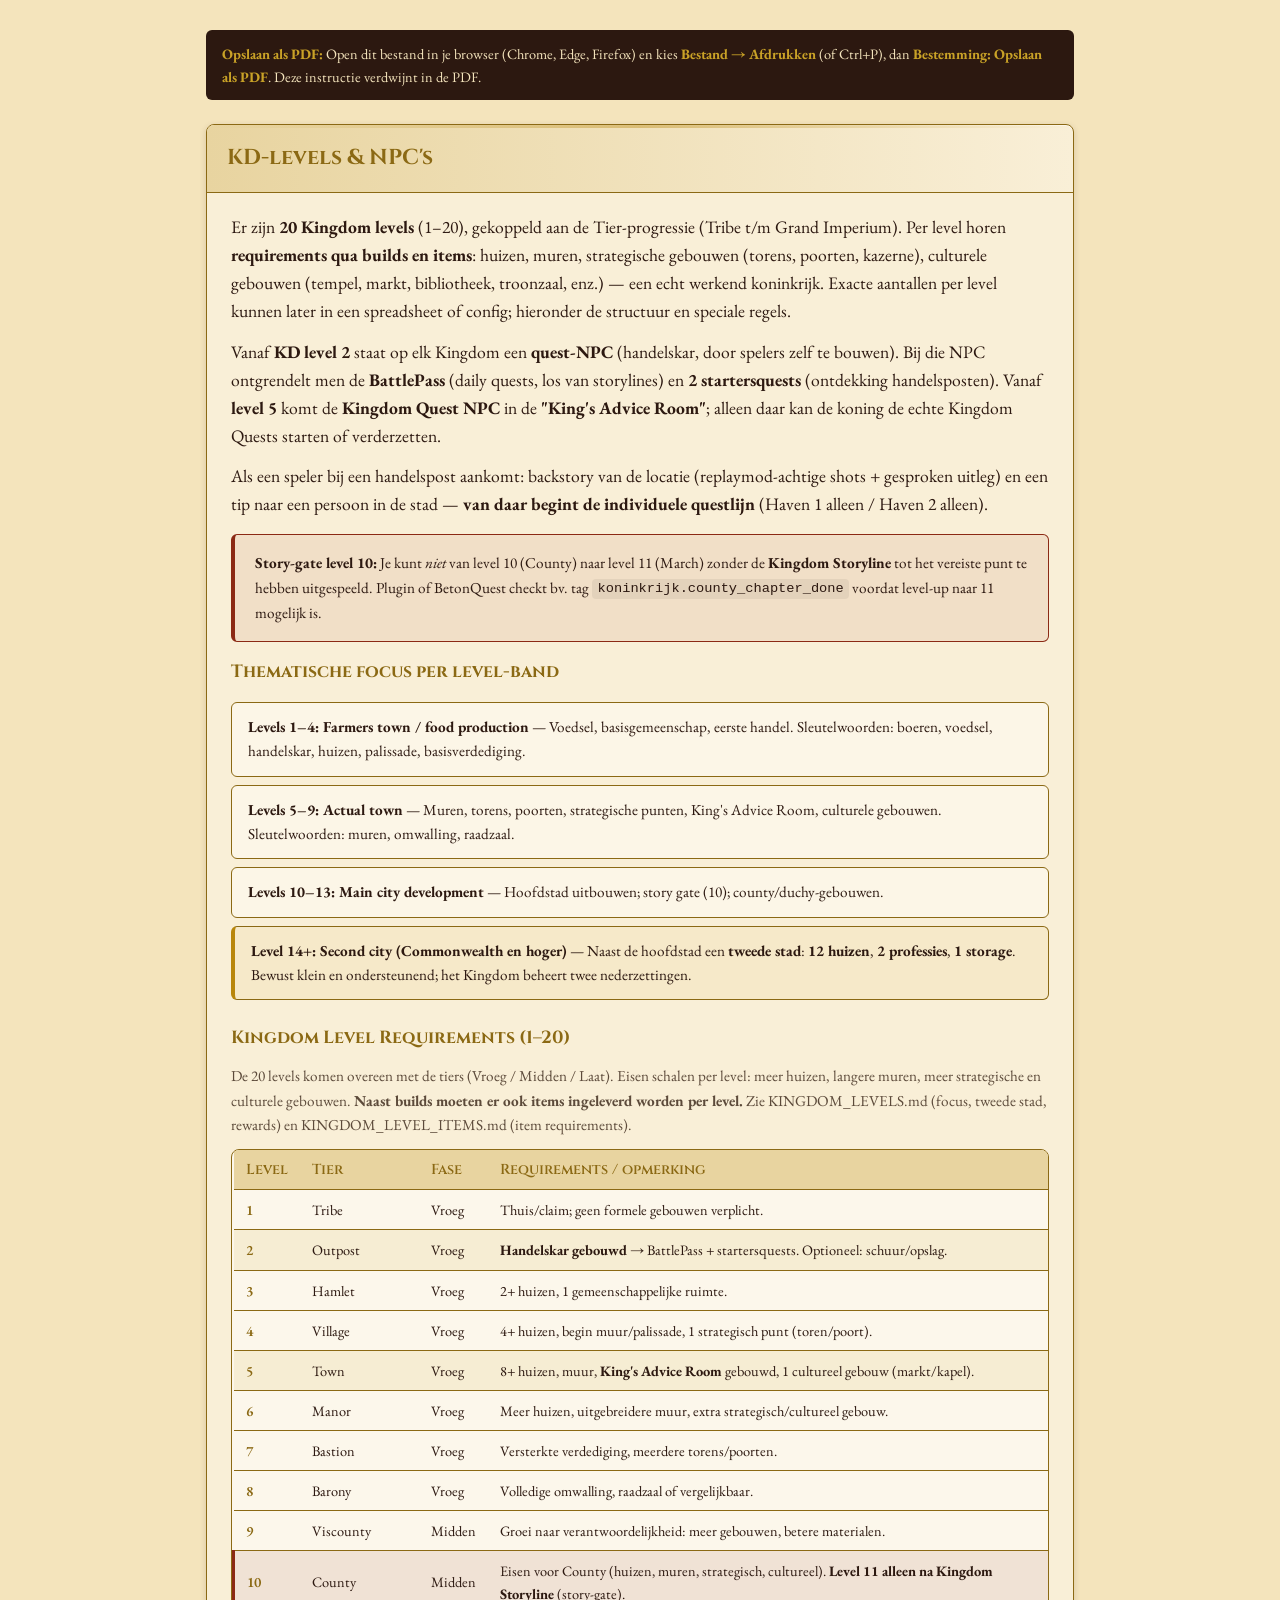
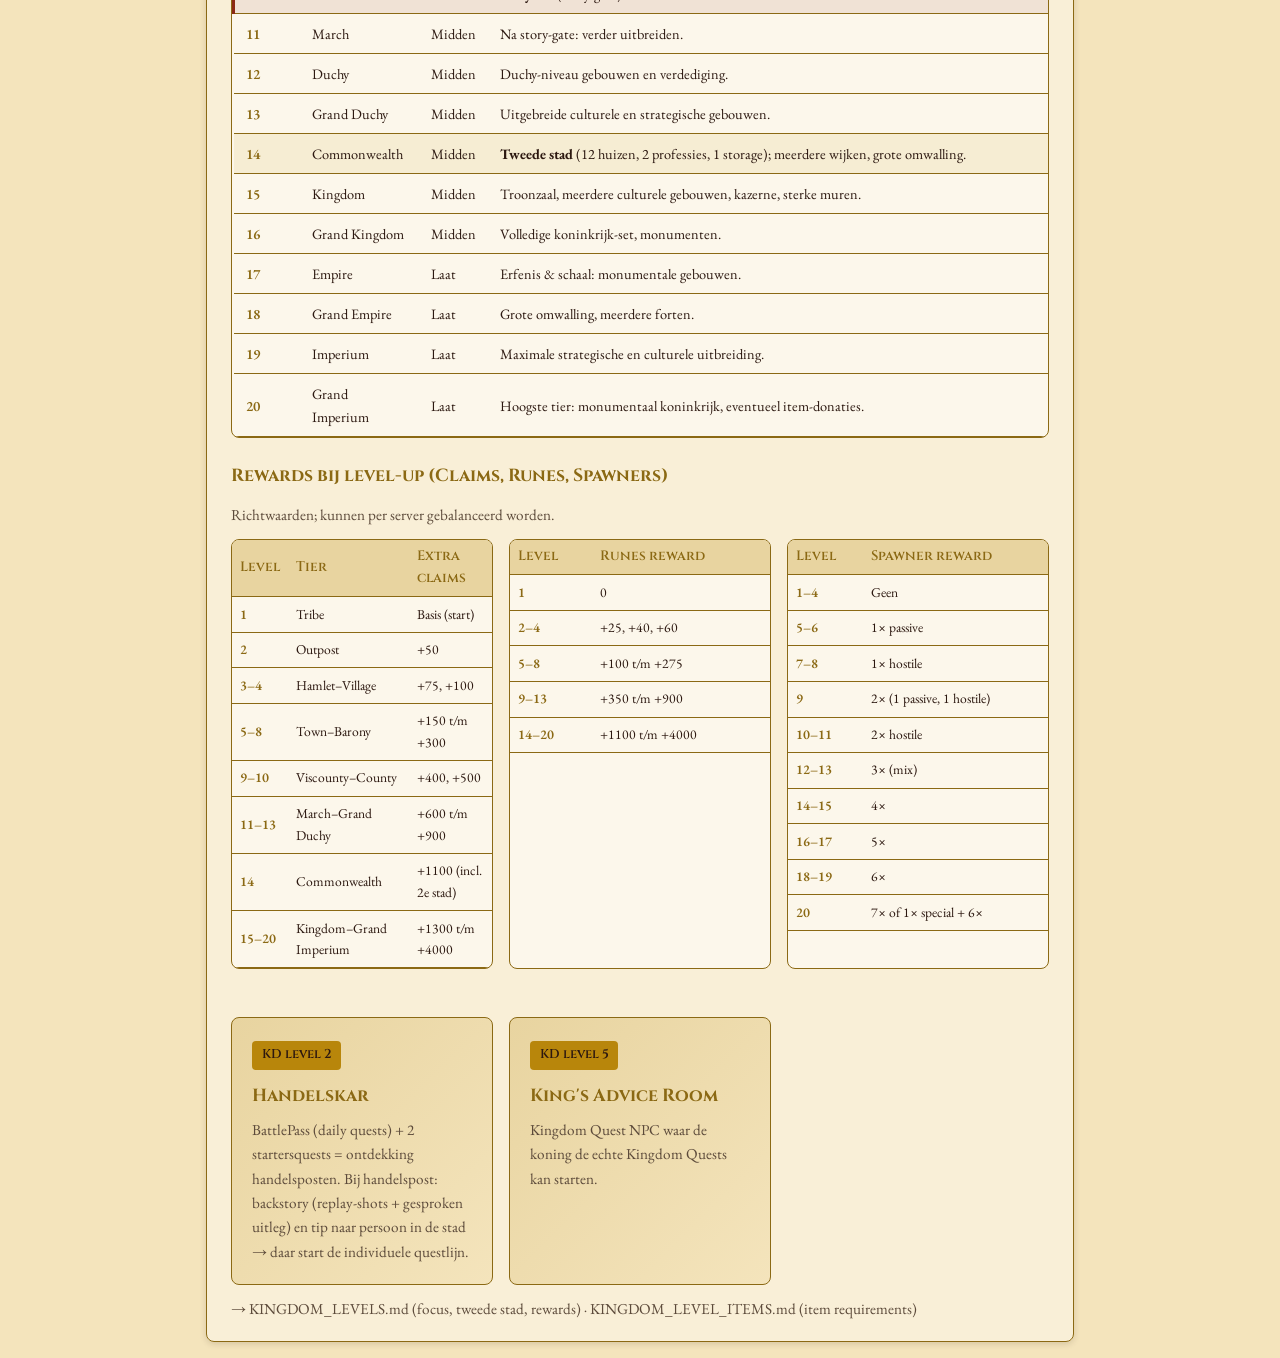
<file: quest-overview/kd-levels-pdf.html>
<!DOCTYPE html>
<html lang="nl">
<head>
  <meta charset="UTF-8">
  <meta name="viewport" content="width=device-width, initial-scale=1.0">
  <title>KD-levels & NPC's – Kingdom Quest</title>
  <link rel="preconnect" href="https://fonts.googleapis.com">
  <link rel="preconnect" href="https://fonts.gstatic.com" crossorigin>
  <link href="https://fonts.googleapis.com/css2?family=Cinzel:wght@400;600;700&family=EB+Garamond:ital,wght@0,400;0,600;1,400&display=swap" rel="stylesheet">
  <style>
    :root {
      --parchment: #f4e4bc;
      --parchment-dark: #e8d4a0;
      --castle: #2c1810;
      --text: #2c1810;
      --text-muted: #5c4a3a;
      --gold: #b8860b;
      --gold-light: #c9a227;
      --gold-dim: #8b6914;
      --border: #8b6914;
      --shadow: rgba(44, 24, 16, 0.15);
      --danger: #8b2914;
      --font-heading: 'Cinzel', Georgia, serif;
      --font-body: 'EB Garamond', Georgia, serif;
    }
    * { box-sizing: border-box; }
    body {
      margin: 0;
      font-family: var(--font-body);
      font-size: 1.1rem;
      line-height: 1.6;
      color: var(--text);
      background: var(--parchment);
      padding: 1rem;
      max-width: 900px;
      margin-left: auto;
      margin-right: auto;
    }
    .pdf-note {
      padding: 0.75rem 1rem;
      margin-bottom: 1.5rem;
      background: var(--castle);
      color: var(--parchment);
      border-radius: 6px;
      font-size: 0.9rem;
    }
    .pdf-note strong { color: var(--gold-light); }
    @media print {
      .pdf-note { display: none !important; }
      body { background: #fff; padding: 0; }
      .section { box-shadow: none; break-inside: avoid; }
    }
    .section {
      border: 1px solid var(--border);
      border-radius: 8px;
      background: rgba(255, 255, 255, 0.4);
      box-shadow: 0 2px 6px var(--shadow), inset 0 1px 0 rgba(255,255,255,0.5);
      overflow: hidden;
      position: relative;
    }
    .section::before {
      content: '';
      position: absolute;
      top: 0; left: 0; right: 0;
      height: 3px;
      background: linear-gradient(90deg, transparent, var(--gold), transparent);
      opacity: 0.4;
      pointer-events: none;
    }
    .section-title {
      font-family: var(--font-heading);
      font-size: 1.35rem;
      color: var(--gold-dim);
      margin: 0;
      padding: 1rem 1.25rem;
      background: linear-gradient(90deg, var(--parchment-dark) 0%, transparent 100%);
      border-bottom: 1px solid var(--border);
    }
    .section-content {
      padding: 1.25rem 1.5rem;
    }
    .section-content p:first-child { margin-top: 0; }
    .section-content p { margin: 0.75rem 0; }
    .section-content p:last-child { margin-bottom: 0; }
    .section-content a { color: var(--gold-dim); text-decoration: none; }
    .section-content a:hover { color: var(--gold); text-decoration: underline; }
    .section-content code {
      background: rgba(0,0,0,0.06);
      padding: 0.15rem 0.35rem;
      border-radius: 4px;
      font-size: 0.9em;
    }
    .kd-story-gate {
      margin: 1rem 0;
      padding: 1rem 1.25rem;
      border: 1px solid var(--danger);
      border-left-width: 4px;
      border-radius: 6px;
      background: rgba(139, 41, 20, 0.08);
      font-size: 0.95rem;
      color: var(--text);
    }
    .kd-story-gate code {
      background: rgba(0,0,0,0.06);
      padding: 0.15rem 0.35rem;
      border-radius: 4px;
      font-size: 0.9em;
    }
    .kd-table-title {
      font-family: var(--font-heading);
      font-size: 1.1rem;
      color: var(--gold-dim);
      margin: 1.5rem 0 0.5rem;
    }
    .kd-table-title:first-of-type { margin-top: 0; }
    .kd-table-intro {
      margin: 0 0 1rem;
      font-size: 0.95rem;
      color: var(--text-muted);
    }
    .kd-table-wrap {
      overflow-x: auto;
      margin-bottom: 1.5rem;
      border: 1px solid var(--border);
      border-radius: 8px;
      background: rgba(255,255,255,0.5);
    }
    .kd-levels-table {
      width: 100%;
      border-collapse: collapse;
      font-size: 0.9rem;
    }
    .kd-levels-table th,
    .kd-levels-table td {
      padding: 0.5rem 0.75rem;
      text-align: left;
      border-bottom: 1px solid var(--border);
    }
    .kd-levels-table th {
      font-family: var(--font-heading);
      font-weight: 600;
      color: var(--gold-dim);
      background: var(--parchment-dark);
    }
    .kd-levels-table tbody tr:hover { background: rgba(255,255,255,0.5); }
    .kd-levels-table .kd-row-special { background: rgba(201, 162, 39, 0.12); }
    .kd-levels-table .kd-row-story-gate {
      background: rgba(139, 41, 20, 0.1);
      border-left: 3px solid var(--danger);
    }
    .kd-levels-table td:first-child { font-weight: 600; color: var(--gold-dim); }
    .kd-focus-bands { margin: 1rem 0 1.5rem; }
    .kd-focus-band {
      padding: 0.75rem 1rem;
      margin-bottom: 0.5rem;
      border: 1px solid var(--border);
      border-radius: 6px;
      background: rgba(255,255,255,0.4);
      font-size: 0.95rem;
      color: var(--text);
    }
    .kd-focus-band.kd-focus-second-city {
      border-left-width: 4px;
      border-left-color: var(--gold);
      background: rgba(201, 162, 39, 0.08);
    }
    .kd-rewards-grid {
      display: grid;
      grid-template-columns: repeat(auto-fit, minmax(200px, 1fr));
      gap: 1rem;
      margin-bottom: 1.5rem;
    }
    .kd-rewards-table { font-size: 0.85rem; }
    .kd-rewards-table th, .kd-rewards-table td { padding: 0.4rem 0.5rem; }
    .kd-levels-cards {
      display: grid;
      grid-template-columns: repeat(auto-fill, minmax(260px, 1fr));
      gap: 1rem;
      margin-top: 1.5rem;
    }
    .kd-level-card {
      padding: 1.25rem;
      border: 1px solid var(--border);
      border-radius: 8px;
      background: linear-gradient(135deg, var(--parchment-dark) 0%, var(--parchment) 100%);
    }
    .kd-level-badge {
      display: inline-block;
      font-family: var(--font-heading);
      font-size: 0.8rem;
      font-weight: 600;
      padding: 0.25rem 0.6rem;
      background: var(--gold);
      color: var(--castle);
      border-radius: 4px;
      margin-bottom: 0.75rem;
    }
    .kd-level-card h3 {
      font-family: var(--font-heading);
      font-size: 1.1rem;
      color: var(--gold-dim);
      margin: 0 0 0.5rem;
    }
    .kd-level-card p { margin: 0; font-size: 0.95rem; color: var(--text-muted); }
    .kd-docs-link {
      margin-top: 1rem;
      font-size: 0.95rem;
      color: var(--text-muted);
    }
    .kd-docs-link a { color: var(--gold-dim); text-decoration: none; }
    .kd-docs-link a:hover { color: var(--gold); text-decoration: underline; }
  </style>
</head>
<body>
  <p class="pdf-note"><strong>Opslaan als PDF:</strong> Open dit bestand in je browser (Chrome, Edge, Firefox) en kies <strong>Bestand → Afdrukken</strong> (of Ctrl+P), dan <strong>Bestemming: Opslaan als PDF</strong>. Deze instructie verdwijnt in de PDF.</p>

  <section class="section">
    <h1 class="section-title">KD-levels & NPC's</h1>
    <div class="section-content">
      <p>Er zijn <strong>20 Kingdom levels</strong> (1–20), gekoppeld aan de Tier-progressie (Tribe t/m Grand Imperium). Per level horen <strong>requirements qua builds en items</strong>: huizen, muren, strategische gebouwen (torens, poorten, kazerne), culturele gebouwen (tempel, markt, bibliotheek, troonzaal, enz.) — een echt werkend koninkrijk. Exacte aantallen per level kunnen later in een spreadsheet of config; hieronder de structuur en speciale regels.</p>
      <p>Vanaf <strong>KD level 2</strong> staat op elk Kingdom een <strong>quest-NPC</strong> (handelskar, door spelers zelf te bouwen). Bij die NPC ontgrendelt men de <strong>BattlePass</strong> (daily quests, los van storylines) en <strong>2 startersquests</strong> (ontdekking handelsposten). Vanaf <strong>level 5</strong> komt de <strong>Kingdom Quest NPC</strong> in de <strong>"King's Advice Room"</strong>; alleen daar kan de koning de echte Kingdom Quests starten of verderzetten.</p>
      <p>Als een speler bij een handelspost aankomt: backstory van de locatie (replaymod-achtige shots + gesproken uitleg) en een tip naar een persoon in de stad — <strong>van daar begint de individuele questlijn</strong> (Haven 1 alleen / Haven 2 alleen).</p>
      <div class="kd-story-gate">
        <strong>Story-gate level 10:</strong> Je kunt <em>niet</em> van level 10 (County) naar level 11 (March) zonder de <strong>Kingdom Storyline</strong> tot het vereiste punt te hebben uitgespeeld. Plugin of BetonQuest checkt bv. tag <code>koninkrijk.county_chapter_done</code> voordat level-up naar 11 mogelijk is.
      </div>

      <h3 class="kd-table-title">Thematische focus per level-band</h3>
      <div class="kd-focus-bands">
        <div class="kd-focus-band">
          <strong>Levels 1–4: Farmers town / food production</strong> — Voedsel, basisgemeenschap, eerste handel. Sleutelwoorden: boeren, voedsel, handelskar, huizen, palissade, basisverdediging.
        </div>
        <div class="kd-focus-band">
          <strong>Levels 5–9: Actual town</strong> — Muren, torens, poorten, strategische punten, King's Advice Room, culturele gebouwen. Sleutelwoorden: muren, omwalling, raadzaal.
        </div>
        <div class="kd-focus-band">
          <strong>Levels 10–13: Main city development</strong> — Hoofdstad uitbouwen; story gate (10); county/duchy-gebouwen.
        </div>
        <div class="kd-focus-band kd-focus-second-city">
          <strong>Level 14+: Second city (Commonwealth en hoger)</strong> — Naast de hoofdstad een <strong>tweede stad</strong>: <strong>12 huizen</strong>, <strong>2 professies</strong>, <strong>1 storage</strong>. Bewust klein en ondersteunend; het Kingdom beheert twee nederzettingen.
        </div>
      </div>

      <h3 class="kd-table-title">Kingdom Level Requirements (1–20)</h3>
      <p class="kd-table-intro">De 20 levels komen overeen met de tiers (Vroeg / Midden / Laat). Eisen schalen per level: meer huizen, langere muren, meer strategische en culturele gebouwen. <strong>Naast builds moeten er ook items ingeleverd worden per level.</strong> Zie KINGDOM_LEVELS.md (focus, tweede stad, rewards) en KINGDOM_LEVEL_ITEMS.md (item requirements).</p>
      <div class="kd-table-wrap">
        <table class="kd-levels-table">
          <thead>
            <tr>
              <th>Level</th>
              <th>Tier</th>
              <th>Fase</th>
              <th>Requirements / opmerking</th>
            </tr>
          </thead>
          <tbody>
            <tr><td>1</td><td>Tribe</td><td>Vroeg</td><td>Thuis/claim; geen formele gebouwen verplicht.</td></tr>
            <tr class="kd-row-special"><td>2</td><td>Outpost</td><td>Vroeg</td><td><strong>Handelskar gebouwd</strong> → BattlePass + startersquests. Optioneel: schuur/opslag.</td></tr>
            <tr><td>3</td><td>Hamlet</td><td>Vroeg</td><td>2+ huizen, 1 gemeenschappelijke ruimte.</td></tr>
            <tr><td>4</td><td>Village</td><td>Vroeg</td><td>4+ huizen, begin muur/palissade, 1 strategisch punt (toren/poort).</td></tr>
            <tr class="kd-row-special"><td>5</td><td>Town</td><td>Vroeg</td><td>8+ huizen, muur, <strong>King's Advice Room</strong> gebouwd, 1 cultureel gebouw (markt/kapel).</td></tr>
            <tr><td>6</td><td>Manor</td><td>Vroeg</td><td>Meer huizen, uitgebreidere muur, extra strategisch/cultureel gebouw.</td></tr>
            <tr><td>7</td><td>Bastion</td><td>Vroeg</td><td>Versterkte verdediging, meerdere torens/poorten.</td></tr>
            <tr><td>8</td><td>Barony</td><td>Vroeg</td><td>Volledige omwalling, raadzaal of vergelijkbaar.</td></tr>
            <tr><td>9</td><td>Viscounty</td><td>Midden</td><td>Groei naar verantwoordelijkheid: meer gebouwen, betere materialen.</td></tr>
            <tr class="kd-row-story-gate"><td>10</td><td>County</td><td>Midden</td><td>Eisen voor County (huizen, muren, strategisch, cultureel). <strong>Level 11 alleen na Kingdom Storyline</strong> (story-gate).</td></tr>
            <tr><td>11</td><td>March</td><td>Midden</td><td>Na story-gate: verder uitbreiden.</td></tr>
            <tr><td>12</td><td>Duchy</td><td>Midden</td><td>Duchy-niveau gebouwen en verdediging.</td></tr>
            <tr><td>13</td><td>Grand Duchy</td><td>Midden</td><td>Uitgebreide culturele en strategische gebouwen.</td></tr>
            <tr class="kd-row-special"><td>14</td><td>Commonwealth</td><td>Midden</td><td><strong>Tweede stad</strong> (12 huizen, 2 professies, 1 storage); meerdere wijken, grote omwalling.</td></tr>
            <tr><td>15</td><td>Kingdom</td><td>Midden</td><td>Troonzaal, meerdere culturele gebouwen, kazerne, sterke muren.</td></tr>
            <tr><td>16</td><td>Grand Kingdom</td><td>Midden</td><td>Volledige koninkrijk-set, monumenten.</td></tr>
            <tr><td>17</td><td>Empire</td><td>Laat</td><td>Erfenis & schaal: monumentale gebouwen.</td></tr>
            <tr><td>18</td><td>Grand Empire</td><td>Laat</td><td>Grote omwalling, meerdere forten.</td></tr>
            <tr><td>19</td><td>Imperium</td><td>Laat</td><td>Maximale strategische en culturele uitbreiding.</td></tr>
            <tr><td>20</td><td>Grand Imperium</td><td>Laat</td><td>Hoogste tier: monumentaal koninkrijk, eventueel item-donaties.</td></tr>
          </tbody>
        </table>
      </div>

      <h3 class="kd-table-title">Rewards bij level-up (Claims, Runes, Spawners)</h3>
      <p class="kd-table-intro">Richtwaarden; kunnen per server gebalanceerd worden.</p>
      <div class="kd-rewards-grid">
        <div class="kd-table-wrap">
          <table class="kd-levels-table kd-rewards-table">
            <thead><tr><th>Level</th><th>Tier</th><th>Extra claims</th></tr></thead>
            <tbody>
              <tr><td>1</td><td>Tribe</td><td>Basis (start)</td></tr>
              <tr><td>2</td><td>Outpost</td><td>+50</td></tr>
              <tr><td>3–4</td><td>Hamlet–Village</td><td>+75, +100</td></tr>
              <tr><td>5–8</td><td>Town–Barony</td><td>+150 t/m +300</td></tr>
              <tr><td>9–10</td><td>Viscounty–County</td><td>+400, +500</td></tr>
              <tr><td>11–13</td><td>March–Grand Duchy</td><td>+600 t/m +900</td></tr>
              <tr><td>14</td><td>Commonwealth</td><td>+1100 (incl. 2e stad)</td></tr>
              <tr><td>15–20</td><td>Kingdom–Grand Imperium</td><td>+1300 t/m +4000</td></tr>
            </tbody>
          </table>
        </div>
        <div class="kd-table-wrap">
          <table class="kd-levels-table kd-rewards-table">
            <thead><tr><th>Level</th><th>Runes reward</th></tr></thead>
            <tbody>
              <tr><td>1</td><td>0</td></tr>
              <tr><td>2–4</td><td>+25, +40, +60</td></tr>
              <tr><td>5–8</td><td>+100 t/m +275</td></tr>
              <tr><td>9–13</td><td>+350 t/m +900</td></tr>
              <tr><td>14–20</td><td>+1100 t/m +4000</td></tr>
            </tbody>
          </table>
        </div>
        <div class="kd-table-wrap">
          <table class="kd-levels-table kd-rewards-table">
            <thead><tr><th>Level</th><th>Spawner reward</th></tr></thead>
            <tbody>
              <tr><td>1–4</td><td>Geen</td></tr>
              <tr><td>5–6</td><td>1× passive</td></tr>
              <tr><td>7–8</td><td>1× hostile</td></tr>
              <tr><td>9</td><td>2× (1 passive, 1 hostile)</td></tr>
              <tr><td>10–11</td><td>2× hostile</td></tr>
              <tr><td>12–13</td><td>3× (mix)</td></tr>
              <tr><td>14–15</td><td>4×</td></tr>
              <tr><td>16–17</td><td>5×</td></tr>
              <tr><td>18–19</td><td>6×</td></tr>
              <tr><td>20</td><td>7× of 1× special + 6×</td></tr>
            </tbody>
          </table>
        </div>
      </div>

      <div class="kd-levels-cards">
        <div class="kd-level-card">
          <span class="kd-level-badge">KD level 2</span>
          <h3>Handelskar</h3>
          <p>BattlePass (daily quests) + 2 startersquests = ontdekking handelsposten. Bij handelspost: backstory (replay-shots + gesproken uitleg) en tip naar persoon in de stad → daar start de individuele questlijn.</p>
        </div>
        <div class="kd-level-card">
          <span class="kd-level-badge">KD level 5</span>
          <h3>King's Advice Room</h3>
          <p>Kingdom Quest NPC waar de koning de echte Kingdom Quests kan starten.</p>
        </div>
      </div>
      <p class="kd-docs-link">→ KINGDOM_LEVELS.md (focus, tweede stad, rewards) · KINGDOM_LEVEL_ITEMS.md (item requirements)</p>
    </div>
  </section>
</body>
</html>
</file>
<file: quest-overview/styles.css>
/* ===== Kingdom Quest – Kingdom-style theme ===== */
:root {
  --parchment: #f4e4bc;
  --parchment-dark: #e8d4a0;
  --castle: #2c1810;
  --text: #2c1810;
  --text-muted: #5c4a3a;
  --gold: #b8860b;
  --gold-light: #c9a227;
  --gold-dim: #8b6914;
  --border: #8b6914;
  --shadow: rgba(44, 24, 16, 0.15);
  --success: #2d5a27;
  --danger: #8b2914;
  --font-heading: 'Cinzel', Georgia, serif;
  --font-body: 'EB Garamond', Georgia, serif;
}

*,
*::before,
*::after {
  box-sizing: border-box;
}

html {
  scroll-behavior: smooth;
}

body {
  margin: 0;
  font-family: var(--font-body);
  font-size: 1.1rem;
  line-height: 1.6;
  color: var(--text);
  background: var(--parchment);
  background-image:
    radial-gradient(ellipse at top, rgba(201, 162, 39, 0.08) 0%, transparent 50%),
    url("data:image/svg+xml,%3Csvg viewBox='0 0 256 256' xmlns='http://www.w3.org/2000/svg'%3E%3Cfilter id='n'%3E%3CfeTurbulence type='fractalNoise' baseFrequency='0.9' numOctaves='4' stitchTiles='stitch'/%3E%3C/filter%3E%3Crect width='100%25' height='100%25' filter='url(%23n)' opacity='0.04'/%3E%3C/svg%3E");
  min-height: 100vh;
}

/* ----- Navigation ----- */
.nav {
  position: sticky;
  top: 0;
  z-index: 100;
  background: var(--castle);
  color: var(--parchment);
  border-bottom: 2px solid var(--gold);
  box-shadow: 0 2px 8px var(--shadow);
}

.nav-inner {
  max-width: 960px;
  margin: 0 auto;
  padding: 0.75rem 1rem;
  display: flex;
  align-items: center;
  justify-content: space-between;
  gap: 1rem;
}

.nav-logo {
  font-family: var(--font-heading);
  font-weight: 700;
  font-size: 1.25rem;
  color: var(--gold-light);
  text-decoration: none;
}

.nav-logo:hover {
  color: var(--parchment);
}

.nav-links {
  list-style: none;
  margin: 0;
  padding: 0;
  display: flex;
  flex-wrap: wrap;
  gap: 0.5rem 1rem;
}

.nav-links a {
  color: var(--parchment);
  text-decoration: none;
  font-size: 0.95rem;
}

.nav-links a:hover {
  color: var(--gold-light);
  text-decoration: underline;
}

.nav-toggle {
  display: none;
  width: 2rem;
  height: 2rem;
  background: transparent;
  border: 1px solid var(--gold);
  border-radius: 4px;
  cursor: pointer;
  position: relative;
}

.nav-toggle::before,
.nav-toggle::after {
  content: '';
  position: absolute;
  left: 0.4rem;
  right: 0.4rem;
  height: 2px;
  background: var(--gold-light);
}

.nav-toggle::before { top: 0.5rem; }
.nav-toggle::after { top: 1rem; }

@media (max-width: 768px) {
  .nav-toggle { display: block; }
  .nav-links {
    display: none;
    position: absolute;
    top: 100%;
    left: 0;
    right: 0;
    background: var(--castle);
    padding: 1rem;
    flex-direction: column;
    border-bottom: 2px solid var(--gold);
  }
  .nav-links.is-open { display: flex; }
}

/* ----- Hero ----- */
.hero {
  position: relative;
  text-align: center;
  padding: 4rem 1.5rem 3rem;
  border-bottom: 3px double var(--border);
  background: linear-gradient(180deg, var(--parchment-dark) 0%, var(--parchment) 100%);
}

.hero-decoration {
  position: absolute;
  left: 50%;
  transform: translateX(-50%);
  opacity: 0.25;
}

.hero-crown {
  top: 1rem;
  width: 56px;
  height: 56px;
  background: url("data:image/svg+xml,%3Csvg xmlns='http://www.w3.org/2000/svg' viewBox='0 0 64 64'%3E%3Cpath fill='%23b8860b' d='M32 8l6 18h18l-14 11 5 18-15-11-15 11 5-18-14-11h18z'/%3E%3Cpath fill='%238b6914' d='M32 4l8 24h20l-16 12 6 20L32 44 14 60l6-20-16-12h20z'/%3E%3C/svg%3E") center/contain no-repeat;
  opacity: 0.5;
}

.hero-title {
  font-family: var(--font-heading);
  font-weight: 700;
  font-size: clamp(2rem, 5vw, 3rem);
  color: var(--gold-dim);
  margin: 0 0 0.5rem;
  text-shadow: 1px 1px 0 rgba(255,255,255,0.5);
}

.hero-subtitle {
  font-size: 1.25rem;
  color: var(--text-muted);
  margin: 0 0 0.25rem;
}

.hero-tagline {
  font-family: var(--font-heading);
  font-size: 1rem;
  color: var(--gold);
  margin: 0;
  font-style: italic;
}

/* ----- Sections ----- */
main {
  max-width: 960px;
  margin: 0 auto;
  padding: 2rem 1rem 3rem;
}

.section {
  margin-bottom: 2rem;
  border: 1px solid var(--border);
  border-radius: 8px;
  background: rgba(255, 255, 255, 0.4);
  box-shadow: 0 2px 6px var(--shadow), inset 0 1px 0 rgba(255,255,255,0.5);
  overflow: hidden;
  position: relative;
}

.section::before {
  content: '';
  position: absolute;
  top: 0;
  left: 0;
  right: 0;
  height: 3px;
  background: linear-gradient(90deg, transparent, var(--gold), transparent);
  opacity: 0.4;
  pointer-events: none;
}

.section-title {
  font-family: var(--font-heading);
  font-size: 1.35rem;
  color: var(--gold-dim);
  margin: 0;
  padding: 1rem 1.25rem;
  cursor: pointer;
  user-select: none;
  display: flex;
  align-items: center;
  justify-content: space-between;
  background: linear-gradient(90deg, var(--parchment-dark) 0%, transparent 100%);
  border-bottom: 1px solid var(--border);
}

.section-title::after {
  content: '−';
  font-size: 1.2rem;
  color: var(--gold);
}

.section.is-collapsed .section-title::after {
  content: '+';
}

.section-content {
  padding: 1.25rem 1.5rem;
}

.section.is-collapsed .section-content {
  display: none;
}

.section-content p:first-child { margin-top: 0; }
.section-content p:last-child { margin-bottom: 0; }

.section-links {
  margin-top: 1rem;
}

.section-links a {
  color: var(--gold-dim);
  text-decoration: none;
}

.section-links a:hover {
  color: var(--gold);
  text-decoration: underline;
}

/* ----- Quest layout diagram (interconnected + standalone) ----- */
.layout-intro {
  margin-bottom: 1rem;
  color: var(--text-muted);
  font-size: 0.95rem;
}

.layout-diagram {
  position: relative;
  min-height: 420px;
  display: grid;
  grid-template-columns: 1fr 1fr 1fr 1fr 1fr;
  grid-template-rows: auto 1fr auto;
  gap: 0.5rem 0.75rem;
  margin-bottom: 1.5rem;
}

.layout-group {
  position: relative;
  z-index: 1;
  border: 1px solid var(--border);
  border-radius: 8px;
  padding: 0.75rem;
  background: rgba(255, 255, 255, 0.6);
  display: flex;
  flex-direction: column;
  gap: 0.5rem;
}

.layout-group-title {
  font-family: var(--font-heading);
  font-size: 0.85rem;
  color: var(--gold-dim);
  margin: 0;
  padding: 0;
  font-weight: 600;
}

.layout-nodes {
  display: flex;
  flex-direction: column;
  gap: 0.4rem;
}

.layout-node {
  padding: 0.5rem 0.65rem;
  font-size: 0.9rem;
  background: var(--parchment);
  border: 1px solid var(--border);
  border-radius: 6px;
  transition: border-color 0.2s, box-shadow 0.2s;
}

.layout-node:hover {
  border-color: var(--gold);
  box-shadow: 0 2px 6px var(--shadow);
}

.layout-node-main {
  border-color: var(--gold);
  background: linear-gradient(135deg, var(--parchment-dark) 0%, var(--parchment) 100%);
}

.layout-node-kingdom {
  border-width: 2px;
  border-color: var(--gold);
  background: linear-gradient(135deg, var(--parchment-dark) 0%, var(--parchment) 100%);
  font-family: var(--font-heading);
  font-weight: 600;
  color: var(--gold-dim);
}

.layout-handelsposten { grid-column: 1; grid-row: 2; align-self: start; }
.layout-groep { grid-column: 2 / 5; grid-row: 1; justify-self: center; max-width: 280px; }
.layout-standalone { grid-column: 2 / 4; grid-row: 2; align-self: center; }
.layout-hoofdlijn { grid-column: 2 / 5; grid-row: 3; justify-self: center; max-width: 320px; }
.layout-vertakkingen { grid-column: 4 / 6; grid-row: 2; align-self: center; }

@media (max-width: 700px) {
  .layout-diagram {
    grid-template-columns: 1fr 1fr;
    grid-template-rows: auto auto auto auto auto;
    min-height: 0;
  }
  .layout-handelsposten { grid-column: 1; grid-row: 1; }
  .layout-groep { grid-column: 2; grid-row: 1; max-width: none; }
  .layout-standalone { grid-column: 1 / 3; grid-row: 2; }
  .layout-hoofdlijn { grid-column: 1 / 3; grid-row: 3; max-width: none; }
  .layout-vertakkingen { grid-column: 1 / 3; grid-row: 4; }
}

.layout-descriptions {
  border-top: 1px dashed var(--border);
  padding-top: 1rem;
  display: flex;
  flex-direction: column;
  gap: 0.75rem;
}

.layout-descriptions p {
  margin: 0;
  font-size: 0.95rem;
  color: var(--text);
}

.layout-descriptions code {
  background: rgba(0,0,0,0.06);
  padding: 0.15rem 0.35rem;
  border-radius: 4px;
  font-size: 0.9em;
}

.package-haven .package-type { background: var(--gold-dim); color: var(--parchment); }

/* ----- Tiers ----- */
.tiers-intro {
  margin-bottom: 1rem;
  color: var(--text-muted);
}

.tiers-path {
  display: flex;
  flex-direction: column;
  gap: 1.5rem;
}

.tiers-zone {
  padding: 1rem;
  border-radius: 8px;
  border: 1px solid var(--border);
  background: rgba(255,255,255,0.3);
}

.tiers-zone[data-zone="vroeg"] { border-left: 4px solid var(--gold-dim); }
.tiers-zone[data-zone="midden"] { border-left: 4px solid var(--gold); }
.tiers-zone[data-zone="laat"] { border-left: 4px solid var(--castle); }

.tiers-zone-label {
  display: block;
  font-size: 0.9rem;
  color: var(--text-muted);
  margin-bottom: 0.75rem;
}

.tiers-steps {
  display: flex;
  flex-wrap: wrap;
  gap: 0.25rem;
  align-items: center;
}

.tiers-steps .tier-step:not(:last-child)::after {
  content: '→';
  margin-left: 0.5rem;
  color: var(--gold);
  font-size: 0.85rem;
  opacity: 0.7;
}

.tier-step {
  display: inline-block;
  padding: 0.35rem 0.65rem;
  background: var(--parchment-dark);
  border: 1px solid var(--border);
  border-radius: 4px;
  font-size: 0.9rem;
  font-family: var(--font-heading);
  color: var(--text);
}

.tier-step:hover {
  border-color: var(--gold);
  color: var(--gold-dim);
}

.tier-step-end {
  font-weight: 600;
  color: var(--gold-dim);
}

/* ----- KD-levels & NPC's ----- */
.kd-levels-cards {
  display: grid;
  grid-template-columns: repeat(auto-fill, minmax(260px, 1fr));
  gap: 1rem;
  margin-top: 1.5rem;
}

.kd-level-card {
  padding: 1.25rem;
  border: 1px solid var(--border);
  border-radius: 8px;
  background: linear-gradient(135deg, var(--parchment-dark) 0%, var(--parchment) 100%);
  position: relative;
  transition: border-color 0.2s, box-shadow 0.2s;
}

.kd-level-card:hover {
  border-color: var(--gold);
  box-shadow: 0 2px 8px var(--shadow);
}

.kd-level-badge {
  display: inline-block;
  font-family: var(--font-heading);
  font-size: 0.8rem;
  font-weight: 600;
  padding: 0.25rem 0.6rem;
  background: var(--gold);
  color: var(--castle);
  border-radius: 4px;
  margin-bottom: 0.75rem;
}

.kd-level-card h3 {
  font-family: var(--font-heading);
  font-size: 1.1rem;
  color: var(--gold-dim);
  margin: 0 0 0.5rem;
}

.kd-level-card p {
  margin: 0;
  font-size: 0.95rem;
  color: var(--text-muted);
}

.kd-story-gate {
  margin: 1rem 0;
  padding: 1rem 1.25rem;
  border: 1px solid var(--danger);
  border-left-width: 4px;
  border-radius: 6px;
  background: rgba(139, 41, 20, 0.08);
  font-size: 0.95rem;
  color: var(--text);
}

.kd-story-gate code {
  background: rgba(0,0,0,0.06);
  padding: 0.15rem 0.35rem;
  border-radius: 4px;
  font-size: 0.9em;
}

.kd-table-title {
  font-family: var(--font-heading);
  font-size: 1.1rem;
  color: var(--gold-dim);
  margin: 1.5rem 0 0.5rem;
}

.kd-table-intro {
  margin: 0 0 1rem;
  font-size: 0.95rem;
  color: var(--text-muted);
}

.kd-table-wrap {
  overflow-x: auto;
  margin-bottom: 1.5rem;
  border: 1px solid var(--border);
  border-radius: 8px;
  background: rgba(255,255,255,0.5);
}

.kd-levels-table {
  width: 100%;
  border-collapse: collapse;
  font-size: 0.9rem;
}

.kd-levels-table th,
.kd-levels-table td {
  padding: 0.5rem 0.75rem;
  text-align: left;
  border-bottom: 1px solid var(--border);
}

.kd-levels-table th {
  font-family: var(--font-heading);
  font-weight: 600;
  color: var(--gold-dim);
  background: var(--parchment-dark);
}

.kd-levels-table tbody tr:hover {
  background: rgba(255,255,255,0.5);
}

.kd-levels-table .kd-row-special {
  background: rgba(201, 162, 39, 0.12);
}

.kd-levels-table .kd-row-story-gate {
  background: rgba(139, 41, 20, 0.1);
  border-left: 3px solid var(--danger);
}

.kd-levels-table td:first-child {
  font-weight: 600;
  color: var(--gold-dim);
}

.kd-focus-bands {
  margin: 1rem 0 1.5rem;
}

.kd-focus-band {
  padding: 0.75rem 1rem;
  margin-bottom: 0.5rem;
  border: 1px solid var(--border);
  border-radius: 6px;
  background: rgba(255,255,255,0.4);
  font-size: 0.95rem;
  color: var(--text);
}

.kd-focus-band.kd-focus-second-city {
  border-left-width: 4px;
  border-left-color: var(--gold);
  background: rgba(201, 162, 39, 0.08);
}

.kd-rewards-grid {
  display: grid;
  grid-template-columns: repeat(auto-fit, minmax(200px, 1fr));
  gap: 1rem;
  margin-bottom: 1.5rem;
}

.kd-rewards-table {
  font-size: 0.85rem;
}

.kd-rewards-table th,
.kd-rewards-table td {
  padding: 0.4rem 0.5rem;
}

.kd-docs-link {
  margin-top: 1rem;
  font-size: 0.95rem;
  color: var(--text-muted);
}

.kd-docs-link a {
  color: var(--gold-dim);
  text-decoration: none;
}

.kd-docs-link a:hover {
  color: var(--gold);
  text-decoration: underline;
}

/* ----- Storyline sectie ----- */
.storyline-subtitle {
  font-family: var(--font-heading);
  font-size: 1rem;
  color: var(--gold-dim);
  margin: 1.5rem 0 0.75rem;
  font-weight: 600;
}

.storyline-list {
  margin: 0.5rem 0;
  padding-left: 1.5rem;
}

.storyline-list li {
  margin-bottom: 0.5rem;
  font-size: 0.95rem;
}

.storyline-cards {
  display: grid;
  grid-template-columns: repeat(auto-fill, minmax(280px, 1fr));
  gap: 1rem;
  margin: 1.5rem 0;
}

.storyline-card {
  padding: 1.25rem;
  border: 1px solid var(--border);
  border-radius: 8px;
  background: linear-gradient(135deg, var(--parchment-dark) 0%, var(--parchment) 100%);
  transition: border-color 0.2s, box-shadow 0.2s;
}

.storyline-card:hover {
  border-color: var(--gold);
  box-shadow: 0 2px 8px var(--shadow);
}

.storyline-card h3 {
  font-family: var(--font-heading);
  font-size: 1.1rem;
  color: var(--gold-dim);
  margin: 0 0 0.75rem;
}

.storyline-card p {
  margin: 0.5rem 0;
  font-size: 0.95rem;
  color: var(--text);
}

.storyline-card p:first-of-type {
  margin-top: 0;
}

.storyline-card p:last-of-type {
  margin-bottom: 0;
}

.storyline-link {
  margin-top: 1.5rem;
  padding-top: 1rem;
  border-top: 1px dashed var(--border);
}

.storyline-link a {
  color: var(--gold-dim);
  text-decoration: none;
}

.storyline-link a:hover {
  color: var(--gold);
  text-decoration: underline;
}

/* ----- King flow ----- */
.king-flow {
  max-width: 420px;
  margin: 0 auto;
  text-align: center;
}

.flow-step {
  padding: 1rem;
  border: 1px solid var(--border);
  border-radius: 6px;
  background: var(--parchment);
}

.flow-start {
  border-color: var(--gold);
  background: linear-gradient(135deg, var(--parchment-dark) 0%, var(--parchment) 100%);
  font-family: var(--font-heading);
  font-weight: 600;
  color: var(--gold-dim);
}

.flow-icon {
  display: inline-block;
  margin-right: 0.35rem;
}

.flow-arrow {
  padding: 0.5rem;
  color: var(--gold);
  font-size: 1.25rem;
}

.flow-checks {
  display: flex;
  flex-direction: column;
  gap: 0.5rem;
}

.flow-check {
  padding: 0.6rem;
  background: rgba(255,255,255,0.6);
  border: 1px solid var(--border);
  border-radius: 4px;
  font-size: 0.95rem;
}

.flow-check:hover {
  border-color: var(--gold);
}

.flow-outcomes {
  display: grid;
  grid-template-columns: 1fr 1fr;
  gap: 0.75rem;
}

.flow-outcome {
  padding: 0.75rem;
  border-radius: 6px;
  font-size: 0.9rem;
}

.flow-yes {
  border: 1px solid var(--success);
  background: rgba(45, 90, 39, 0.1);
  color: var(--success);
}

.flow-no {
  border: 1px solid var(--danger);
  background: rgba(139, 41, 20, 0.08);
  color: var(--danger);
}

@media (max-width: 480px) {
  .flow-outcomes { grid-template-columns: 1fr; }
}

/* ----- Plugins ----- */
.plugins-grid {
  display: grid;
  grid-template-columns: repeat(auto-fill, minmax(220px, 1fr));
  gap: 1rem;
}

.plugin-card {
  position: relative;
  padding: 1.25rem;
  border-radius: 8px;
  border: 1px solid var(--border);
  background: var(--parchment);
  transition: border-color 0.2s, box-shadow 0.2s;
}

.plugin-card:hover {
  box-shadow: 0 4px 12px var(--shadow);
}

.plugin-required {
  border-left: 4px solid var(--gold);
}

.plugin-optional {
  border-left: 4px solid var(--text-muted);
}

.plugin-badge {
  position: absolute;
  top: 0.5rem;
  right: 0.5rem;
  font-size: 0.7rem;
  padding: 0.2rem 0.5rem;
  background: var(--gold);
  color: var(--castle);
  border-radius: 4px;
  font-family: var(--font-heading);
  font-weight: 600;
}

.plugin-badge-optional {
  background: var(--text-muted);
  color: var(--parchment);
}

.plugin-card h3 {
  font-family: var(--font-heading);
  font-size: 1.1rem;
  color: var(--gold-dim);
  margin: 0 0 0.5rem;
  padding-right: 4rem;
}

.plugin-card p {
  margin: 0;
  font-size: 0.95rem;
  color: var(--text-muted);
}

/* ----- Packages ----- */
.packages-tree {
  display: flex;
  flex-wrap: wrap;
  gap: 0.5rem;
}

.package-item {
  display: inline-flex;
  align-items: center;
  gap: 0.5rem;
  padding: 0.5rem 0.75rem;
  border: 1px solid var(--border);
  border-radius: 6px;
  background: var(--parchment);
  font-size: 0.95rem;
  transition: border-color 0.2s;
}

.package-item:hover {
  border-color: var(--gold);
}

.package-item code {
  background: rgba(0,0,0,0.06);
  padding: 0.2rem 0.4rem;
  border-radius: 4px;
  font-size: 0.9rem;
}

.package-type {
  font-size: 0.75rem;
  padding: 0.2rem 0.4rem;
  border-radius: 4px;
  background: var(--parchment-dark);
  color: var(--text-muted);
}

.package-hoofdlijn .package-type { background: var(--gold); color: var(--castle); }
.package-vertakking .package-type { background: var(--text-muted); color: var(--parchment); }
.package-companion .package-type { background: var(--success); color: var(--parchment); }
.package-standalone .package-type { background: var(--text); color: var(--parchment); }
.package-groep .package-type { background: var(--castle); color: var(--parchment); }

/* ----- Roadmap ----- */
.roadmap-list {
  list-style: none;
  margin: 0;
  padding: 0;
  display: flex;
  flex-direction: column;
  gap: 0.75rem;
}

.roadmap-step {
  display: flex;
  align-items: center;
  gap: 1rem;
  padding: 1rem 1.25rem;
  border: 1px solid var(--border);
  border-radius: 8px;
  background: var(--parchment);
  font-family: var(--font-heading);
  font-weight: 600;
  color: var(--gold-dim);
  position: relative;
  transition: border-color 0.2s, box-shadow 0.2s;
}

.roadmap-step:hover {
  border-color: var(--gold);
  box-shadow: 0 2px 8px var(--shadow);
}

.roadmap-num {
  display: inline-flex;
  align-items: center;
  justify-content: center;
  width: 2rem;
  height: 2rem;
  background: var(--gold);
  color: var(--castle);
  border-radius: 50%;
  font-size: 1rem;
  flex-shrink: 0;
}

.roadmap-step[data-desc] {
  cursor: pointer;
}

.roadmap-step[data-desc]::after {
  content: attr(data-desc);
  position: absolute;
  left: 1.25rem;
  right: 1.25rem;
  top: 100%;
  margin-top: 0.5rem;
  padding: 0.75rem;
  font-family: var(--font-body);
  font-weight: 400;
  font-size: 0.9rem;
  color: var(--text-muted);
  background: var(--parchment-dark);
  border-radius: 6px;
  border: 1px solid var(--border);
  opacity: 0;
  pointer-events: none;
  transition: opacity 0.2s;
  z-index: 5;
}

.roadmap-step:hover[data-desc]::after,
.roadmap-step.is-expanded[data-desc]::after {
  opacity: 1;
}

/* ----- Info links ----- */
.info-links {
  margin: 0;
  padding-left: 1.5rem;
}

.info-links a {
  color: var(--gold-dim);
  text-decoration: none;
}

.info-links a:hover {
  color: var(--gold);
  text-decoration: underline;
}

/* ----- Footer ----- */
.footer {
  text-align: center;
  padding: 1.5rem;
  border-top: 2px solid var(--border);
  background: var(--parchment-dark);
  color: var(--text-muted);
  font-size: 0.9rem;
}

.footer p { margin: 0; }
</file>
